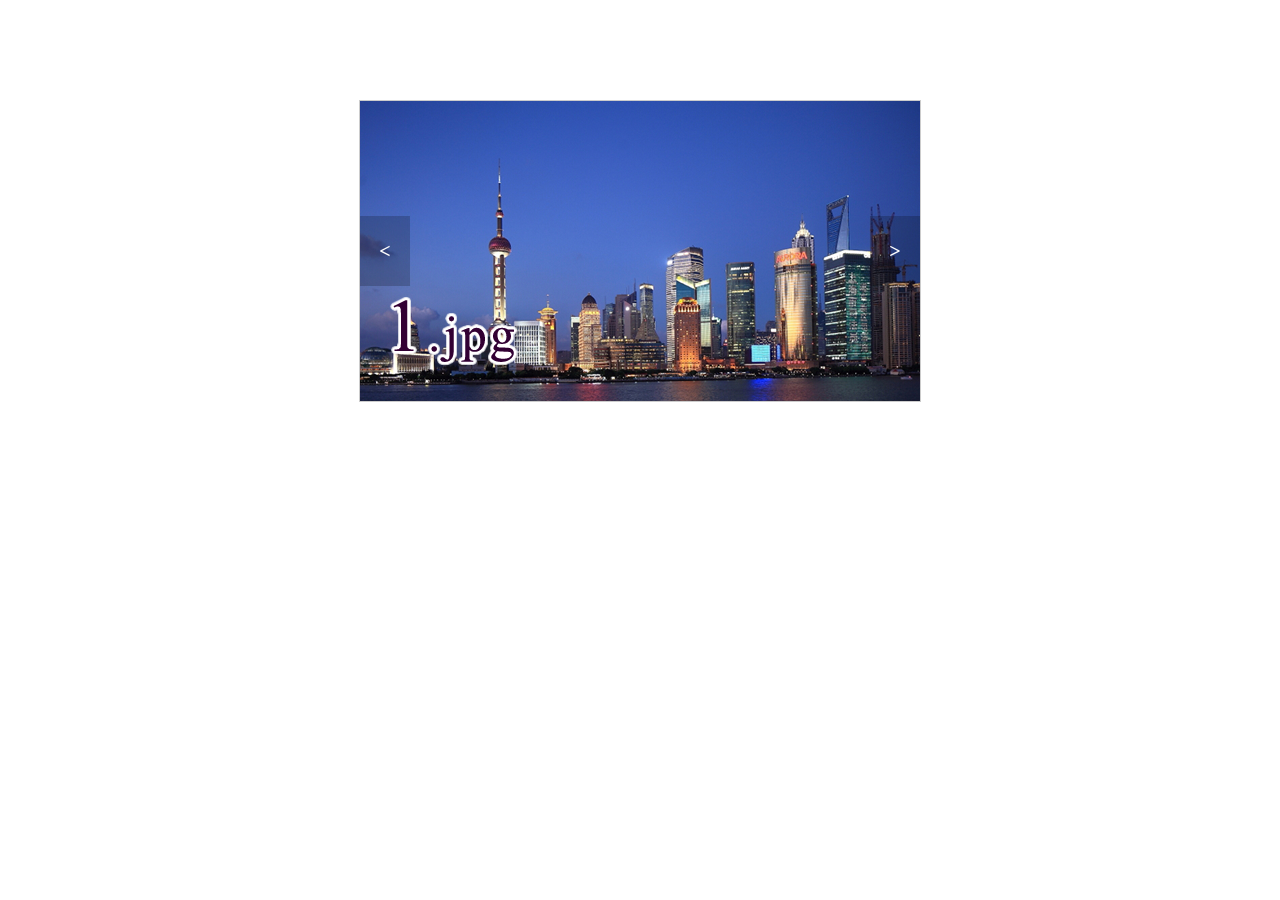
<file: 3d切割轮播图/index.html>
<!DOCTYPE html>
<html lang="en">
<head>
    <meta charset="UTF-8">
    <title>Title</title>
    <style>
        * {
            margin: 0;
            padding: 0;
        }

        .box {
            width: 560px;
            height: 300px;
            margin: 100px auto 0;
            border: 1px solid #ccc;
            position: relative;
        }

        .box .imageBox {
            list-style: none;
            width: 100%;
            height: 100%;
            /*overflow: hidden;*/
            /*视距：呈现近大远小效果 */
            /*perspective: 500px;*/
            /*3d呈现*/
            transform-style: preserve-3d;
        }

        .box .imageBox li {
           /* width: 100%;
            height: 100%;
            float: left;*/
            width: 112px;
            height: 100%;
            float: left;
            position: relative;
            /*视距：呈现近大远小效果 */
            /*perspective: 500px;*/
            /*3d呈现*/
            transform-style: preserve-3d;
            /*加过渡*/
            transition:all 1s;
        }
        .box .imageBox li span{
            position: absolute;
            left: 0;
            top: 0;
            width: 100%;
            height: 100%;
            background: url("images/1.jpg") no-repeat;
        }

        /*拼接立体容器*/
        /*1.立体容器旋转中心要在电脑平面上*/
        /*2.立体容器每一个面的图片正面朝外*/
        .box .imageBox li span:nth-child(1){
            background-image: url("images/1.jpg");
            transform: translateZ(150px);
        }
        .box .imageBox li span:nth-child(2){
            background-image: url("images/2.jpg");
            /*旋转过后轴也会旋转：：：：：：*/
            transform: rotateX(90deg) translateZ(150px);
        }
        .box .imageBox li span:nth-child(3){
            background-image: url("images/3.jpg");
            transform: rotateX(180deg) translateZ(150px);
        }
        .box .imageBox li span:nth-child(4){
            background-image: url("images/4.jpg");
            transform: rotateX(270deg) translateZ(150px);
        }

        /*拼接背景*/
        .box .imageBox li:nth-child(1) span{
            background-position: 0 0;
        }
        .box .imageBox li:nth-child(2) span{
            background-position: -112px 0;
        }
        .box .imageBox li:nth-child(3) span{
            background-position: -224px 0;
        }
        .box .imageBox li:nth-child(4) span{
            background-position: -336px 0;
        }
        .box .imageBox li:nth-child(5) span{
            background-position: -448px 0;
        }
        /*.box .imageBox li img{
            display: block;
            width: 100%;
            height: 100%;
        }*/
        .box .left,
        .box .right{
            position: absolute;
            width: 50px;
            height: 70px;
            background: rgba(0,0,0,.2);
            top:115px;
            text-align: center;
            line-height: 70px;
            font-size: 20px;
            color: #fff;
            text-decoration: none;
            font-weight: bold;
        }
        .box .right{
            right: 0;
        }
    </style>
</head>
<body>
<!--1.完成这个例子要用到什么知识-->
<!--2.回顾一下3d转换-->
<!--3.轴的正方向，translate rotate 3d转换属性-->
<!--4.rotateX rotateY rotateZ 旋转方向  方法方式套路-->
<!--4.1 顺着轴的正方向看  顺时针旋转是负角度  逆时针旋转是正角度-->
<!--5.过渡完成动画-->
<!--6.通过jquery辅助操作-->
<div class="box">
    <ul class="imageBox">
        <li>
            <span></span>
            <span></span>
            <span></span>
            <span></span>
        </li>
        <li>
            <span></span>
            <span></span>
            <span></span>
            <span></span>
        </li>
        <li>
            <span></span>
            <span></span>
            <span></span>
            <span></span>
        </li>
        <li>
            <span></span>
            <span></span>
            <span></span>
            <span></span>
        </li>
        <li>
            <span></span>
            <span></span>
            <span></span>
            <span></span>
        </li>
    </ul>
    <!-- 转义符 \  实体 &lt; -->
    <a class="left" href="javascript:;">&lt;</a>
    <a class="right" href="javascript:;">&gt;</a>
</div>
<script src="jquery.min.js"></script>
<script>
    $(function () {
        /*1.点击切换图片*/
        /*定义一个索引*/
        /*看第2张图 -90deg  看第4张图 90deg */
        var index = 0;
        /*开关*/
        var flag = true;
        /*2.点击左边的按钮 上一张*/
        $('.left').on('click',function () {

            if(!flag) return false;
            flag = false;

            index --;
            console.log(index);
            var angle = - index * 90;
            $('li').css('transform','rotateX('+angle+'deg)').each(function (i,item) {
                /*设置不同的延时*/
                $(this).css('transition-delay',i*0.25+'s');
            });
        });
        /*3.点击右边的按钮 下一张*/
        $('.right').on('click',function () {

            if(!flag) return false;
            flag = false;

            index ++;
            console.log(index);
            var angle = - index * 90;
            $('li').css('transform','rotateX('+angle+'deg)').each(function (i,item) {
                /*设置不同的延时*/
                $(this).css('transition-delay',i*0.25+'s');
            });
        });
        /*4.优化 重复点击的时候动画会层叠的执行  节流阀 */
        $('li:last').on('transitionend',function () {
            /*最后一部分张图片旋转完毕*/
            flag = true;
        });

    });
</script>
</body>
</html>
</file>
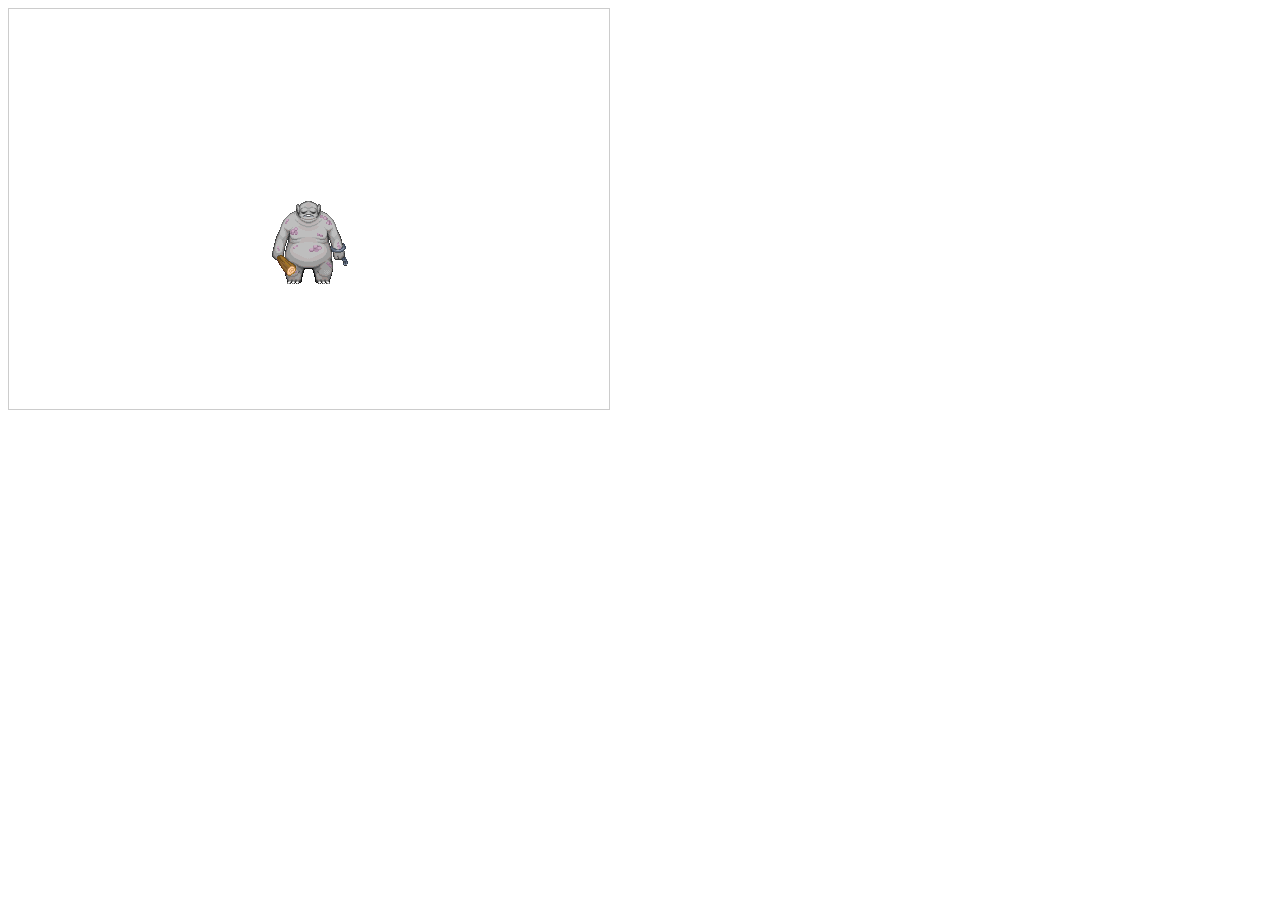
<file: canvas/index.html>
<!DOCTYPE html>
<html lang="en">
<head>
    <meta charset="UTF-8">
    <title>Title</title>
    <style>
        canvas {
            border: 1px solid #ccc;
        }
    </style>
</head>
<body>
<canvas width="600" height="400"></canvas>
<script>

    var Person=function () {
        this.direction=0;
        this.ctx=document.querySelector("canvas").getContext("2d");
        this.src='image/04.png';
        this.canvasWidth=this.ctx.canvas.width;
        this.canvasHeight=this.ctx.canvas.height;
        this.step=5;
        this.stepX=0;
        this.stepY=0;
        Person.prototype.loadPicture=function(callback) {
            var image=new Image();
            image.onload=function () {
                callback&&callback(image);
            };
            image.src=this.src;
        };
        var that=this;
        this.loadPicture(function(image){
            console.log(that.ctx);
            that.PicW=image.width/4;
            that.PicH=image.height/4;
            that.X0=that.canvasWidth/2-that.PicW/2;
            that.Y0=that.canvasHeight/2-that.PicH/2;
            var i=0;
            var jx=0;
            var jy=0;
            setInterval(function () {
                i=i>2?0:i+1;
                switch(that.direction){
                    case 0:
                            jy+=5;
                        break;
                    case 1:
                            jx-=5;
                        break;
                    case 2:
                            jx+=5;
                        break;
                    case 3:
                            jy-=5;
                        break;
                }
                that.ctx.clearRect(0,0,that.canvasWidth,that.canvasHeight);
                that.ctx.drawImage(image,that.PicW*i,that.PicH*that.direction,that.PicW,that.PicH,that.X0+that.stepX+jx,that.Y0+that.stepY+jy,that.PicW,that.PicH);
            },100);
            document.onkeydown=function (e) {
                switch(e.keyCode){
                    case 37:
                        that.direction=1;
                        that.stepX-=that.step;
                        console.log("左");
                        break;
                    case 38:
                        that.direction=3;
                        that.stepY-=that.step;
                        console.log("上");
                        break;
                    case 39:
                        that.direction=2;
                        that.stepX+=that.step;
                        console.log("右");
                        break;
                    case 40:
                        that.direction=0;
                        that.stepY+=that.step;
                        console.log("下");
                        break;
                }
            }
        });
    };

    new Person();

</script>
</body>
</html>
</file>
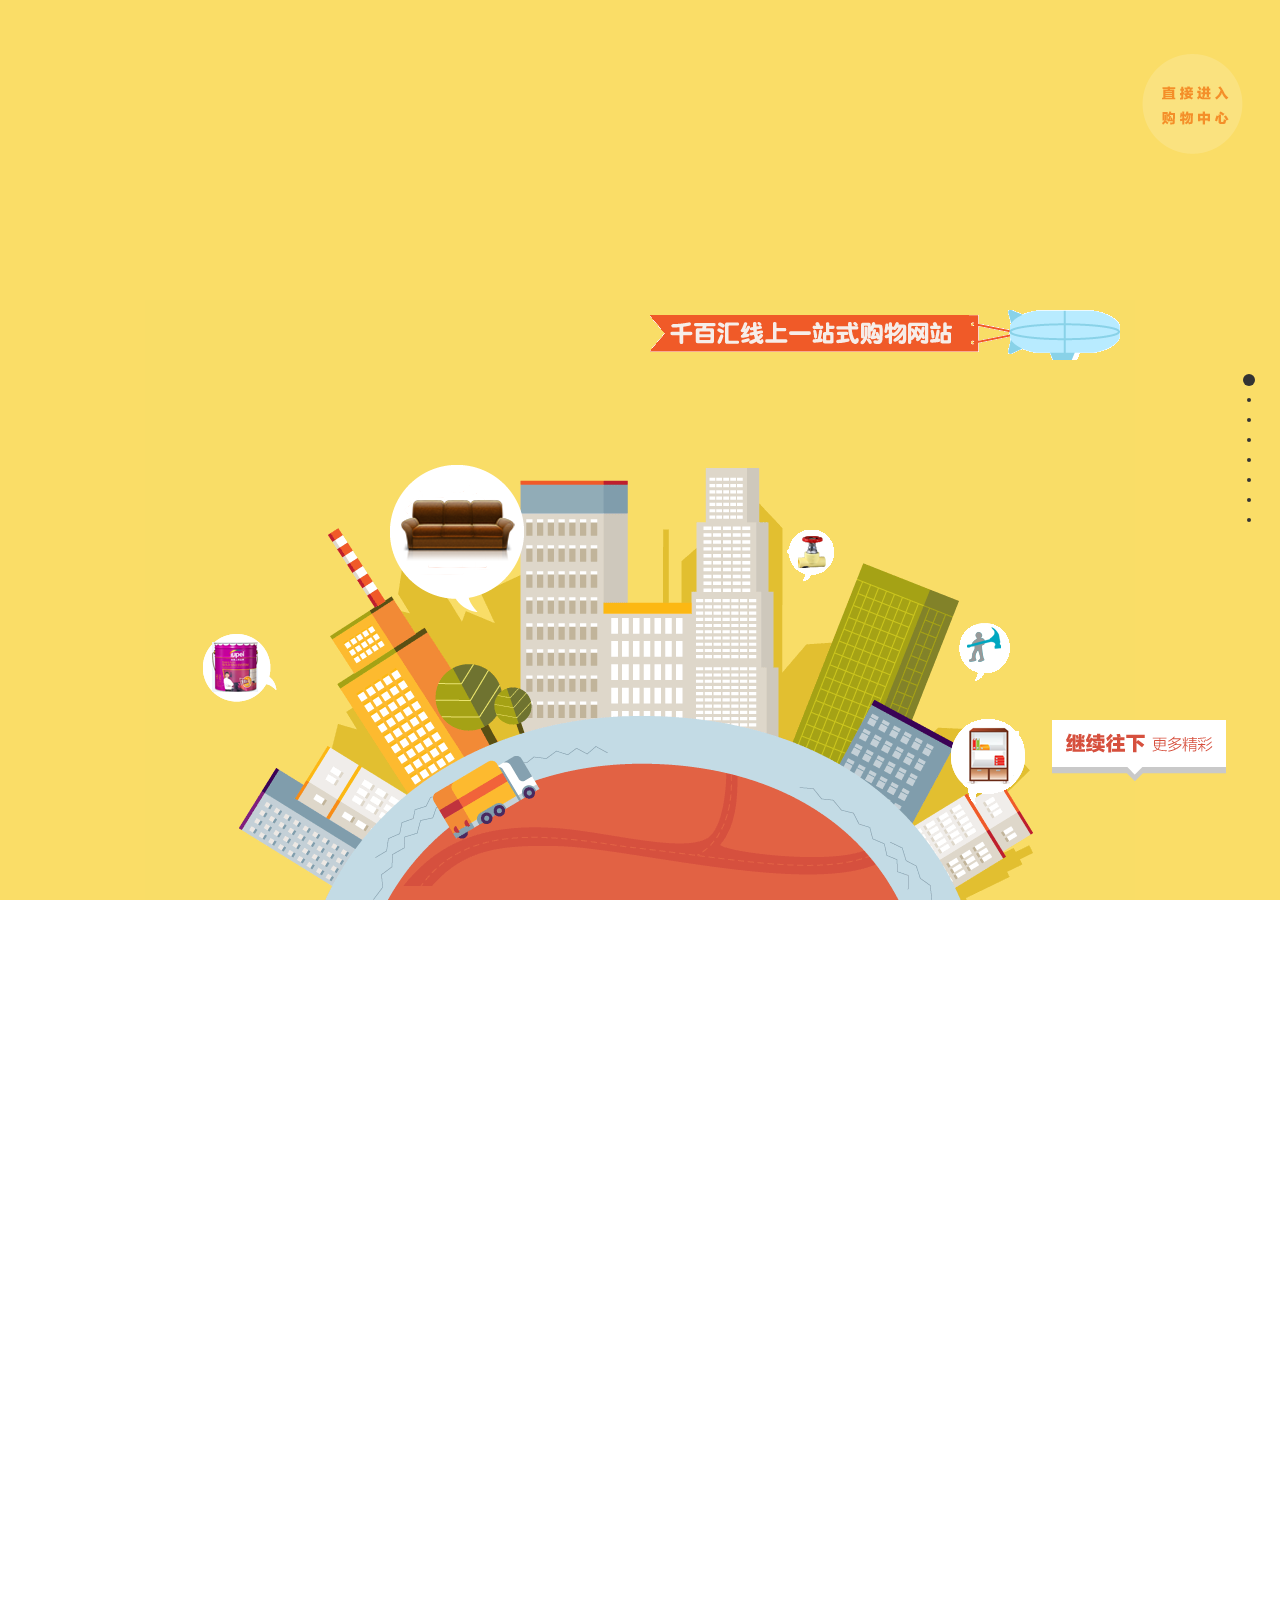
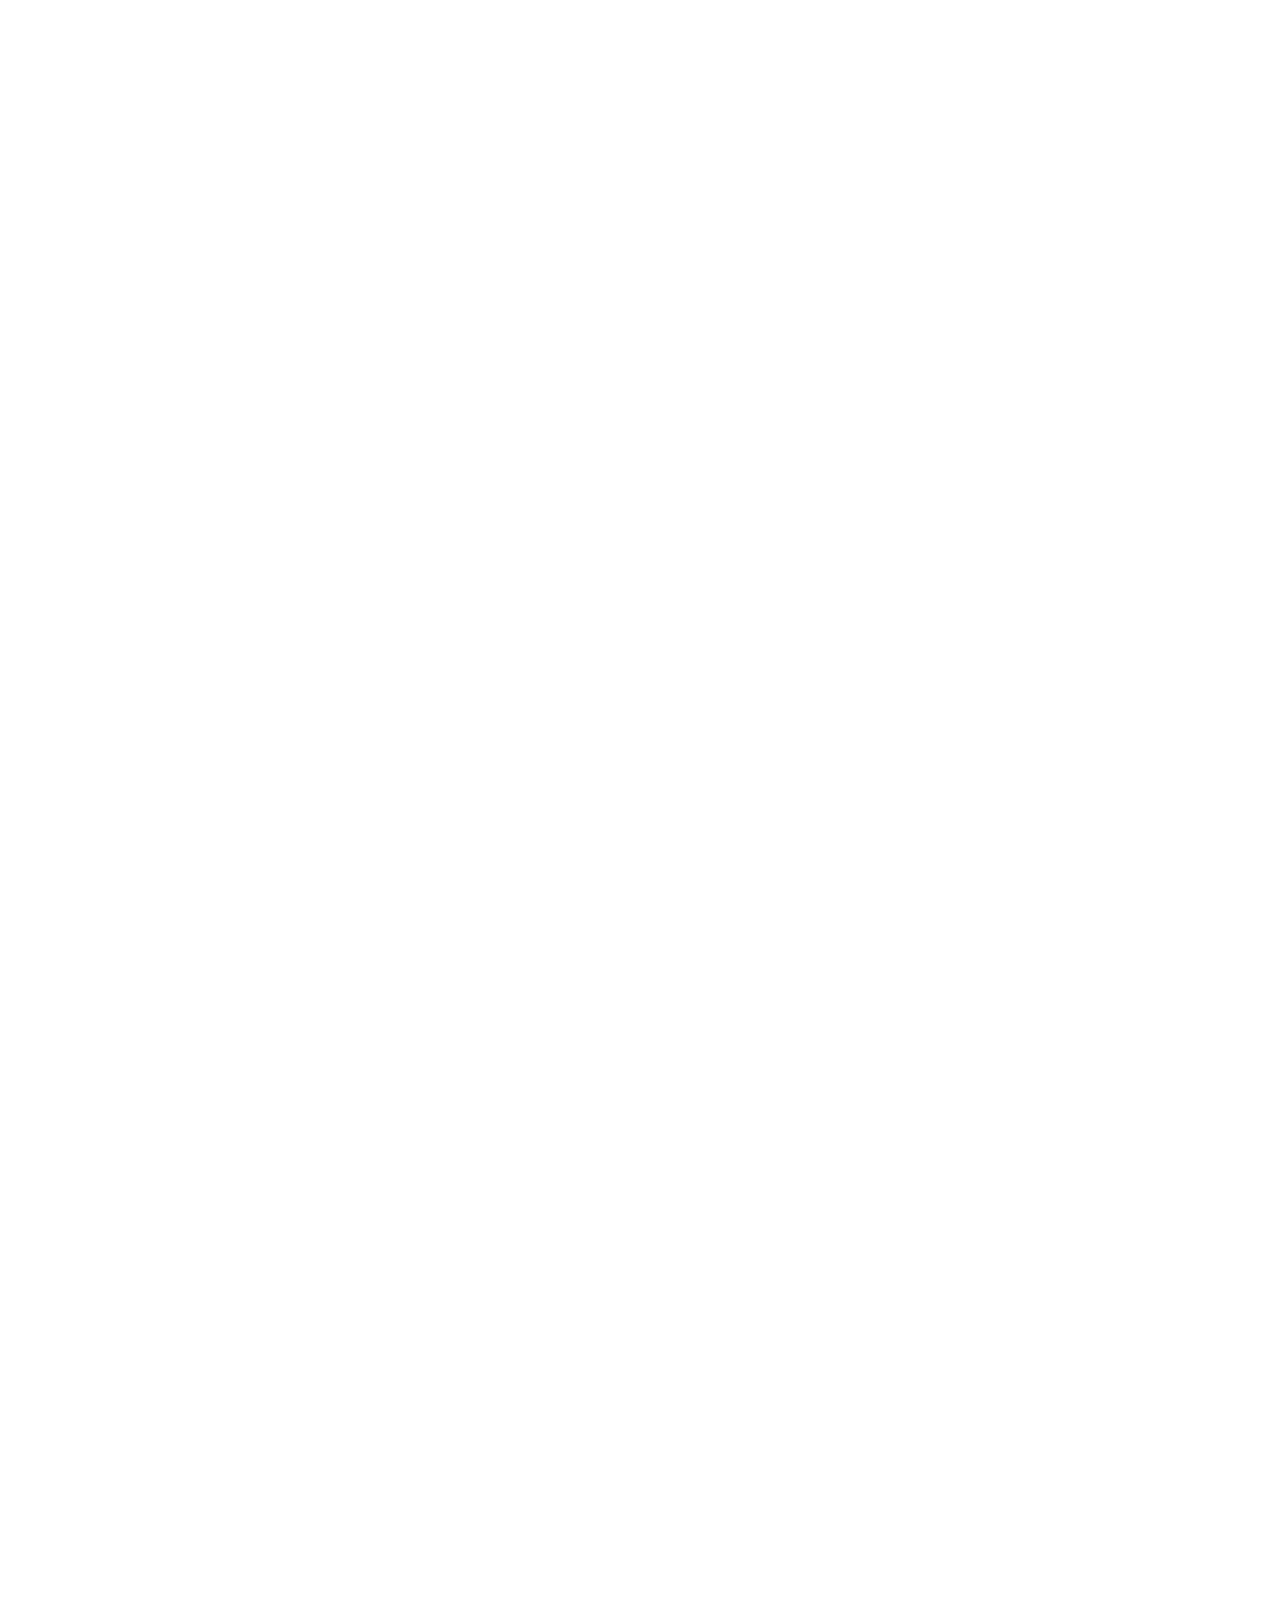
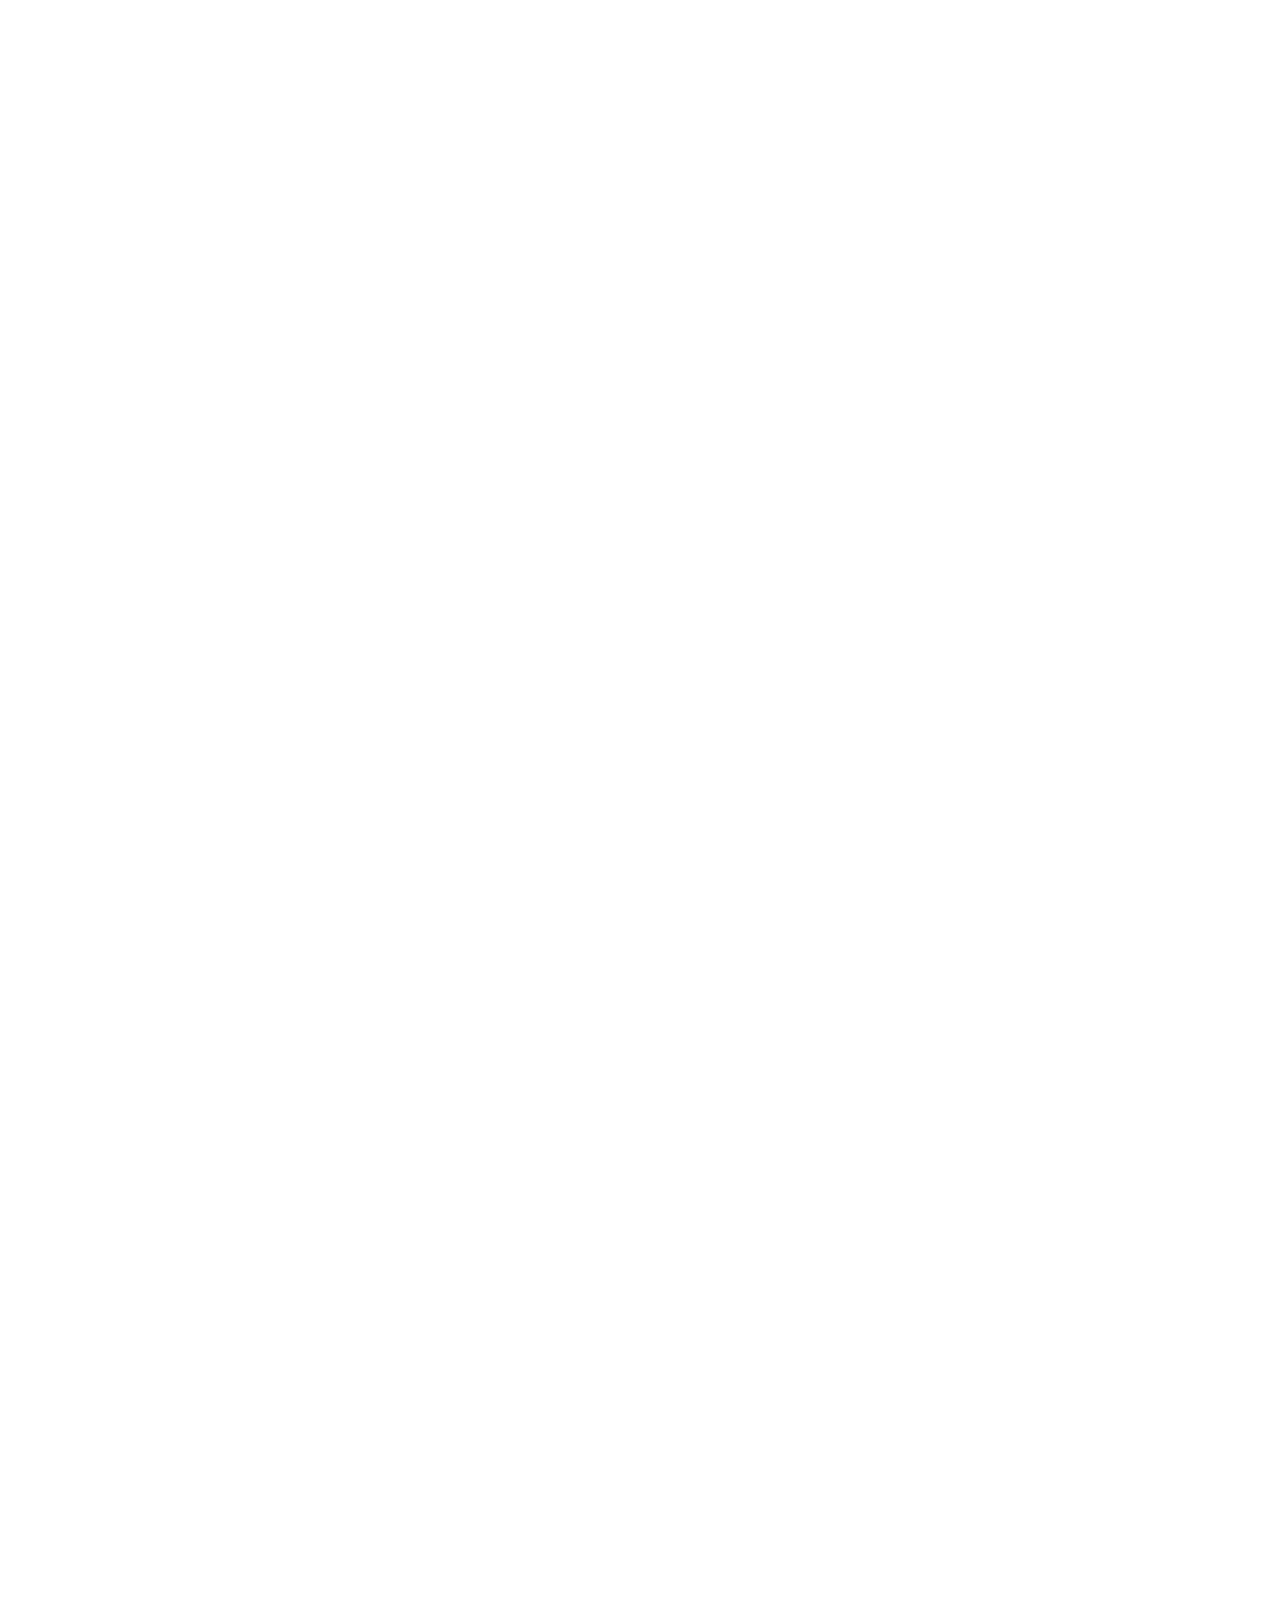
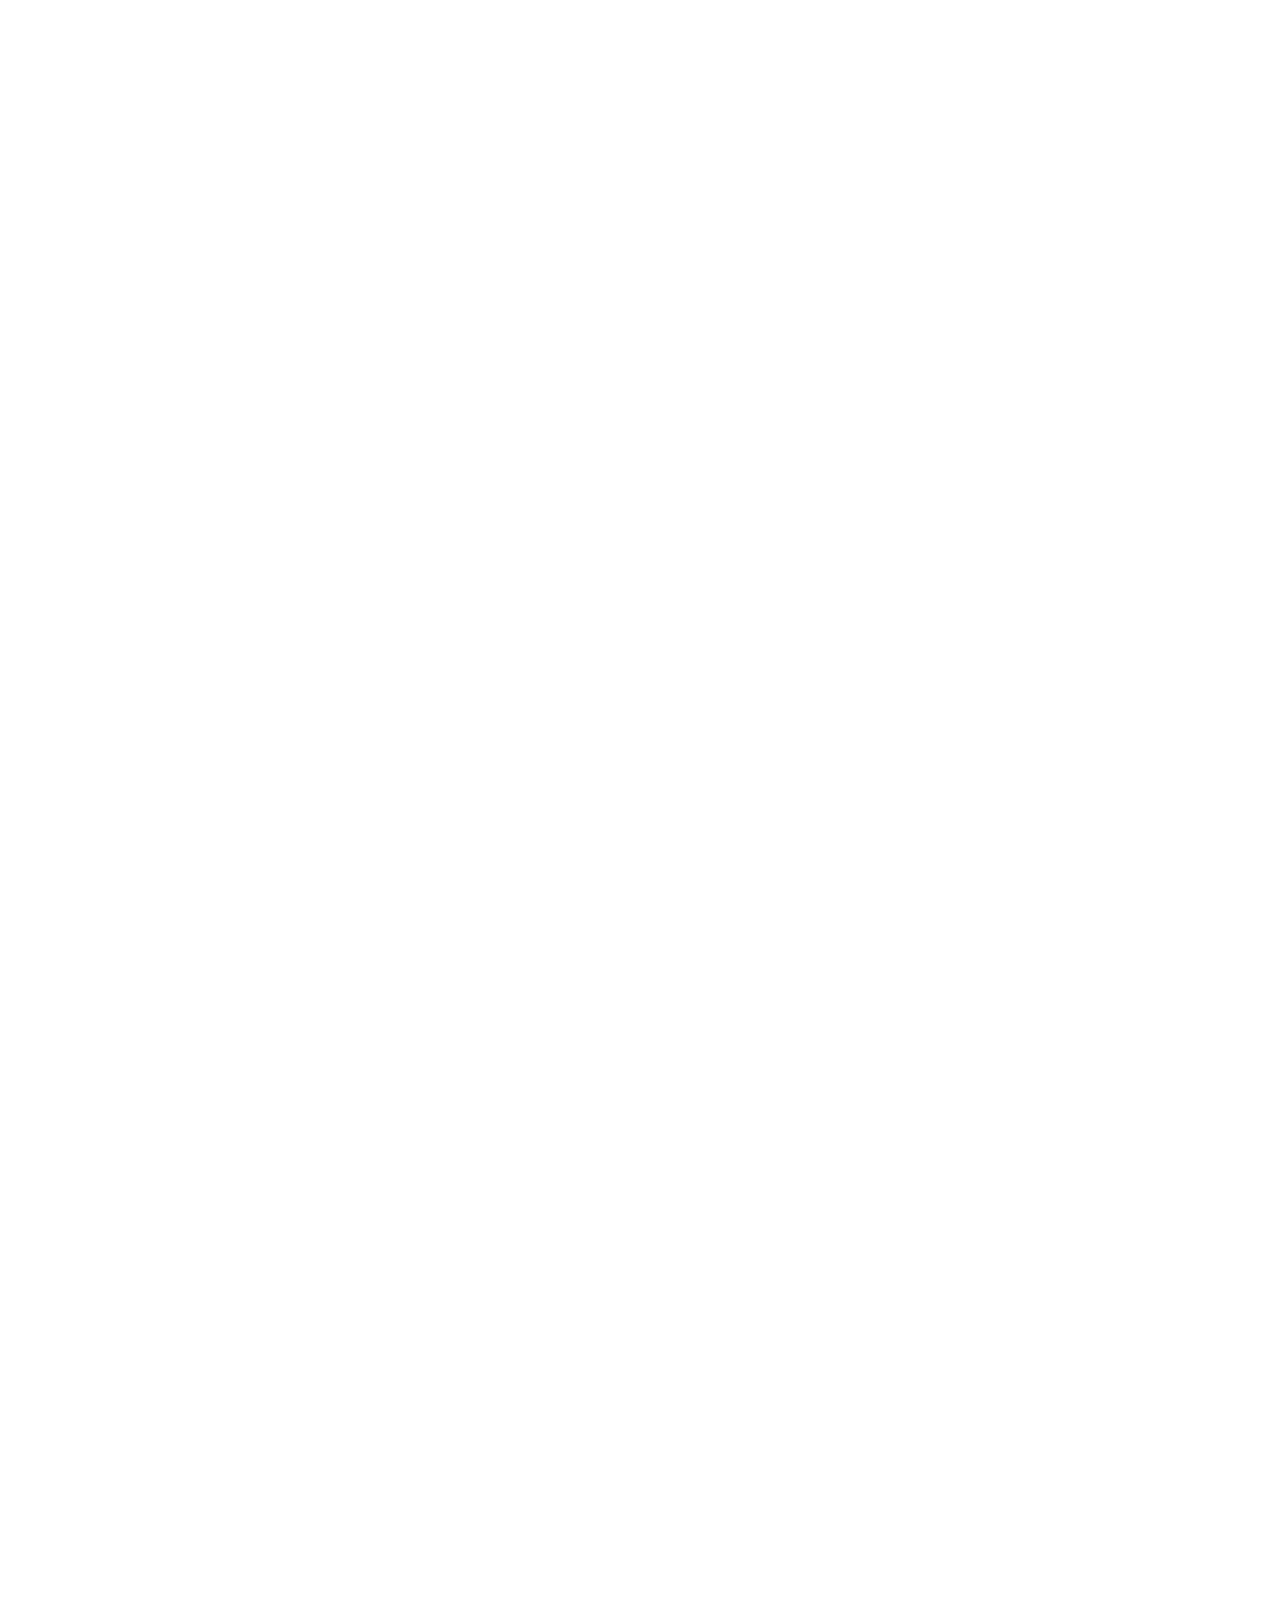
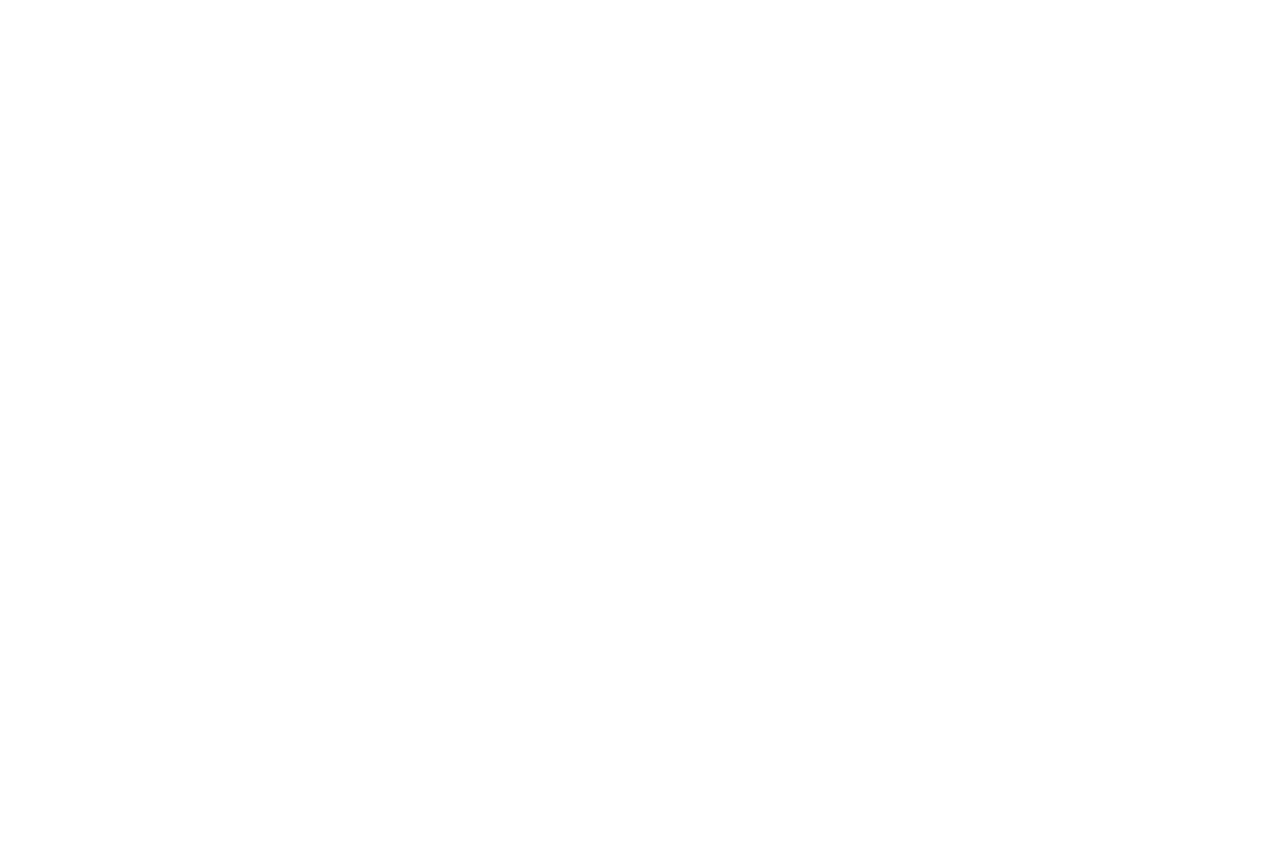
<file: cart/index.html>
<!doctype html>
<html lang="en">
<head>
    <meta charset="UTF-8">
    <title>购物车宣传</title>
    <link rel="stylesheet" href="css/jquery.fullpage.css">
    <link rel="stylesheet" href="css/index.css">
</head>
<body>
<a href="javascript:;" class="go"><img src="images/00-go.png" alt=""></a>
<a href="javascript:;" class="more"><img src="images/00-more.png" alt=""></a>
<div class="fullpage">
    <div class="section screen1">
        <div class="box">
            <div class="fly"><img src="images/01-fly.png" alt=""></div>
            <div class="goods"><img src="images/01-goods.png" alt=""></div>
            <div class="sofa"><img src="images/01-sofa.png" alt=""></div>
        </div>
    </div>
    <div class="section screen2  ">
        <div class="box">
            <div class="text">
                <img class="text1" src="images/02-text1.png" alt="">
                <img class="text2" src="images/02-text.png" alt="">
            </div>
            <div class="goods"><img src="images/02-goods.png" alt=""></div>
            <div class="input">
                <img class="search" src="images/02-search.png" alt="">
                <img class="key" src="images/02-key.png" alt="">
            </div>
            <div class="sofa"><img src="images/02-sofa.png" alt=""></div>
        </div>
    </div>
    <div class="section screen3" >
        <div class="box">
            <div class="sofa"><img src="images/02-sofa.png" alt=""></div>
            <div class="cart">
                <img class="cart01" src="images/03-cart01.gif" alt="">
                <img class="cart02" src="images/03-cart02.gif" alt="">
            </div>
            <div class="change">
                <img class="change01" src="images/03-change01.gif" alt="">
                <img class="change02" src="images/03-change02.gif" alt="">
            </div>
        </div>
    </div>
    <div class="section screen4 ">
        <div class="box">
            <div class="cloud"><img src="images/04-cloud.png" alt=""></div>
            <div class="cart_sofa">
                <div class="sofa"><img src="images/04-sofa.png" alt=""></div>
                <div class="cart"><img src="images/04-cart.png" alt=""></div>
            </div>
            <div class="text">
                <img src="images/04-text01.png" alt="">
                <img src="images/04-text02.png" alt="">
            </div>
            <div class="address">
                <img src="images/04-address01.png" alt="">
                <img src="images/04-address02.png" alt="">
            </div>
        </div>
    </div>
    <div class="section screen5 ">
        <div class="box">
            <div class="cards">
                <img class="order" src="images/05-order.png" alt="">
                <img class="sofa" src="images/02-sofa.png" alt="">
                <img class="card" src="images/05-card.png" alt="">
            </div>
            <div class="mouse">
                <img class="mouse01" src="images/05-mouse01.png" alt="">
                <img class="mouse02" src="images/05-mouse02.png" alt="">
            </div>
            <div class="hand"><img src="images/05-hand.png" alt=""></div>
            <div class="text">
                <img src="images/05-text.png" alt="">
            </div>
        </div>
    </div>
    <div class="section screen6">
        <div class="box">
            <div class="cloud01"><img src="images/06-cloud01.png" alt=""></div>
            <div class="cloud02"><img src="images/06-cloud02.png" alt=""></div>
            <div class="package"><img src="images/06-box.png" alt=""></div>
            <div class="express">
                <div class="car"><img src="images/06-car.png" alt=""></div>
                <div class="buyer"><img src="images/06-buyer.png" alt=""></div>
                <div class="address"><img src="images/06-address.png" alt=""></div>
                <div class="worker"><img src="images/06-worker.png" alt=""></div>
            </div>
            <div class="text">
                <img src="images/06-text01.png" alt="">
                <img src="images/06-text02.png" alt="">
            </div>
            <div class="home">
                <img class="door" src="images/06-door.png" alt="" class="door">
                <img class="person" src="images/06-person.png" alt="" class="person">
            </div>
            <div class="say"><img src="images/06-say.png" alt=""></div>
        </div>
    </div>
    <div class="section screen7">
        <div class="box">
            <div class="star">
                <img src="images/07-star.png" alt="">
                <img src="images/07-star.png" alt="">
                <img src="images/07-star.png" alt="">
                <img src="images/07-star.png" alt="">
                <img src="images/07-star.png" alt="">
            </div>
            <div class="text">
                <img src="images/07-text.png" alt="">
            </div>
        </div>
    </div>
    <div class="section screen8">
        <div class="again"><img src="images/08-again.png" alt=""></div>
        <div class="btn">
            <img src="images/08-btn01.png" alt="">
            <img src="images/08-btn02.gif" alt="">
        </div>
        <div class="hand"><img src="images/08-hand.png" alt=""></div>
    </div>
</div>

<script src="js/jquery.min.js"></script>
<script src="js/jquery.fullpage.js"></script>
<script src="js/index.js"></script>
</body>
</html>
</file>
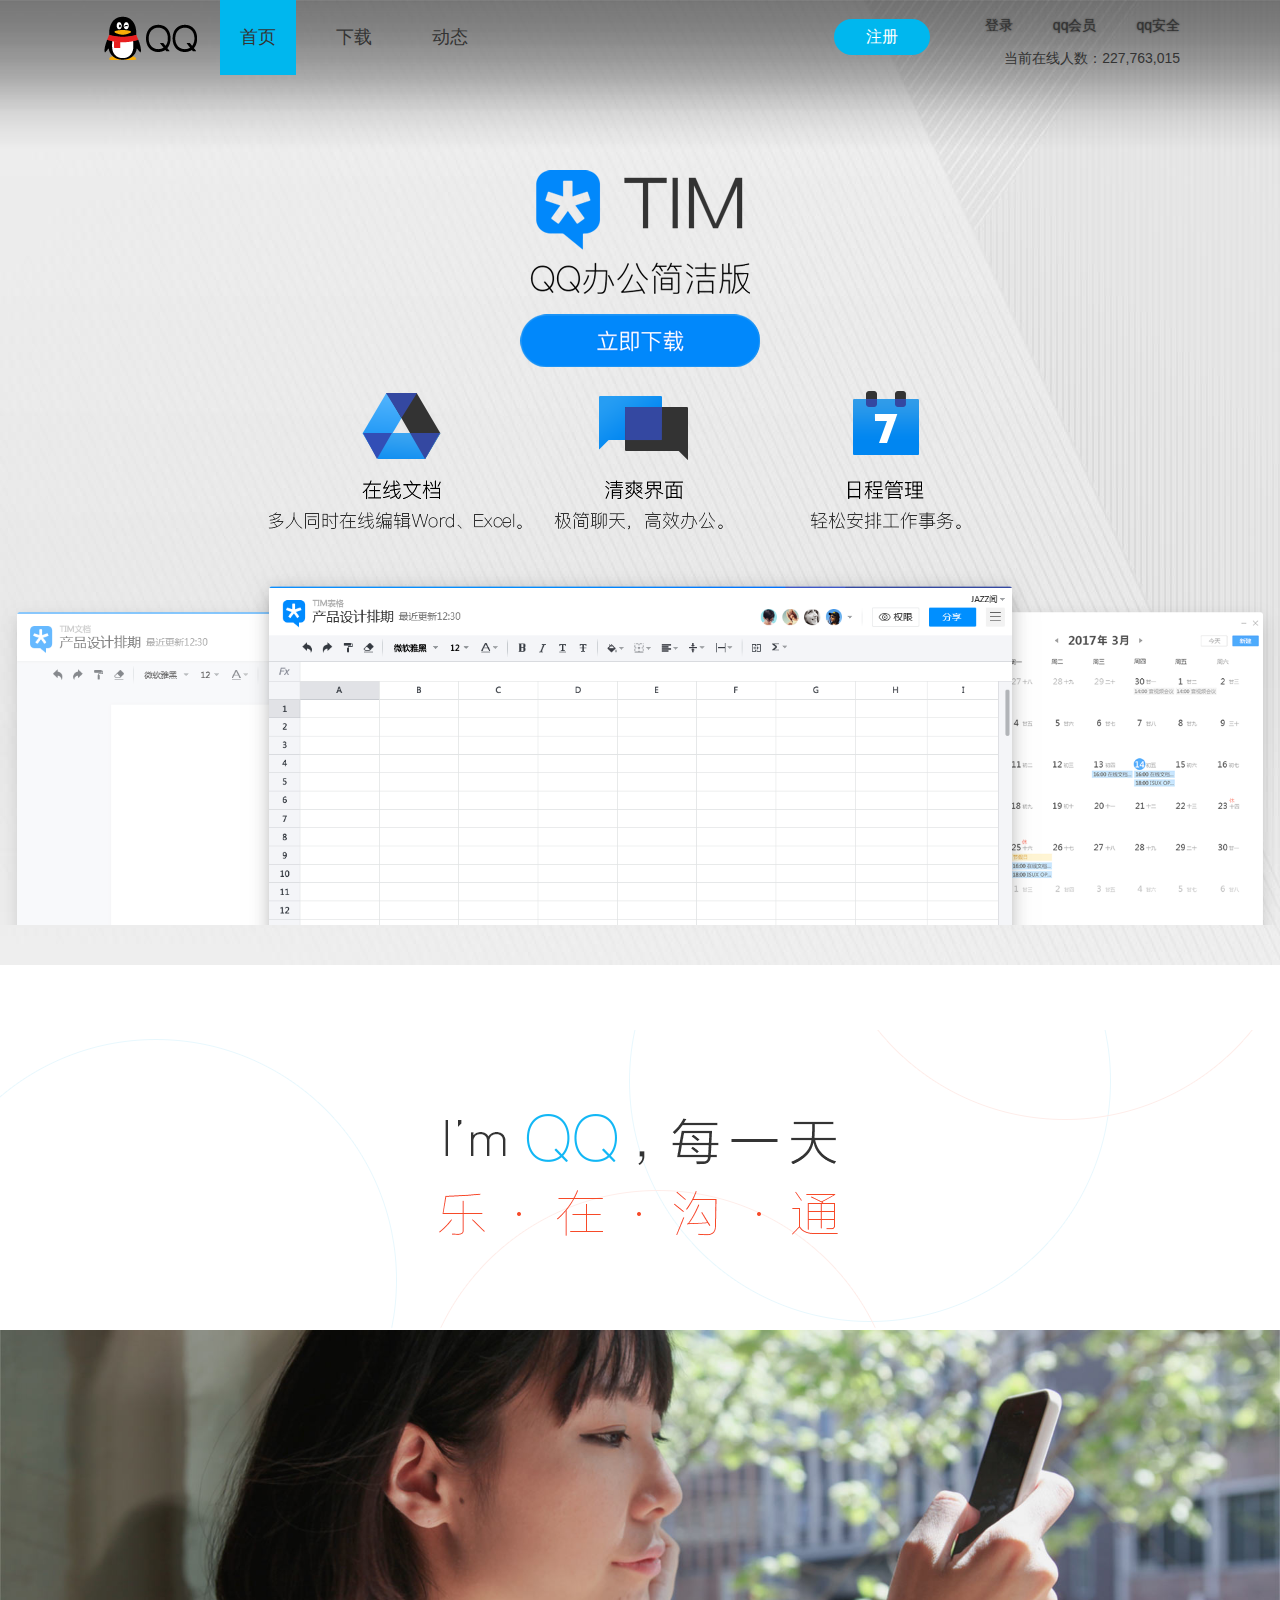
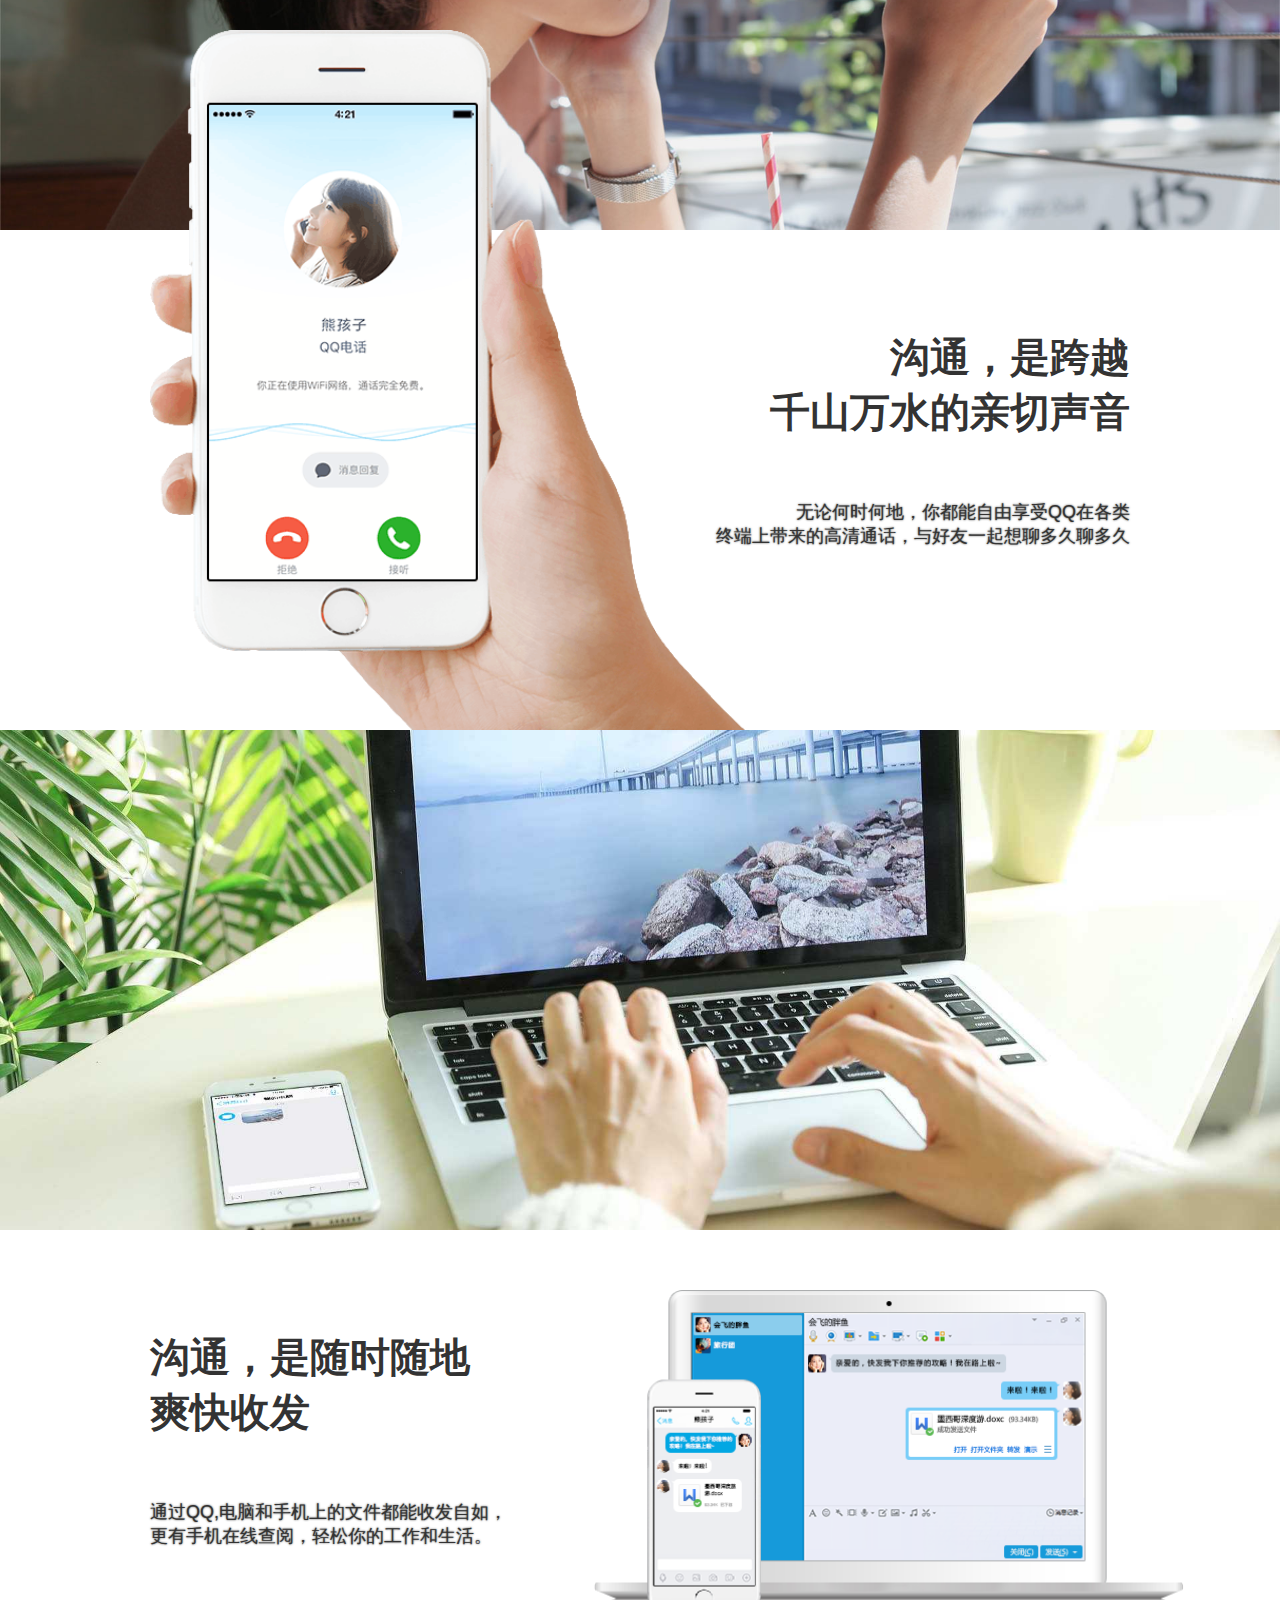
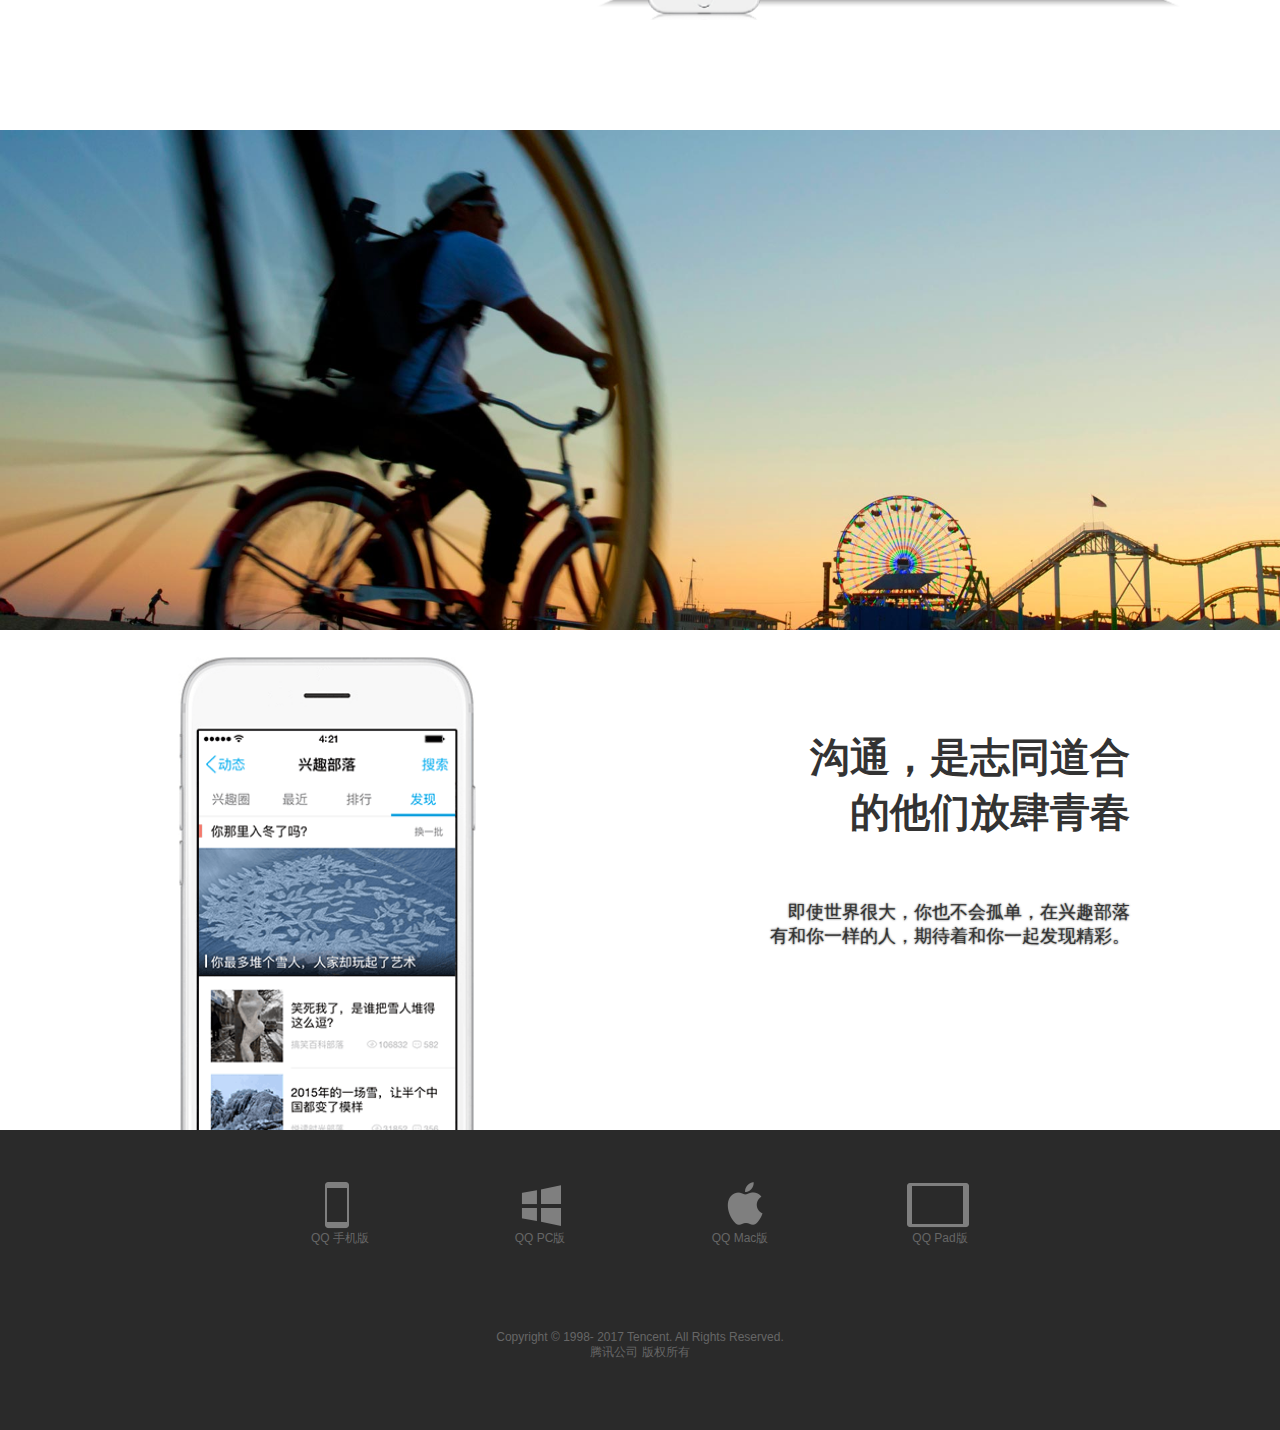
<file: qqtim/index.html>
<!DOCTYPE html>
<html lang="en">
<head>
    <meta charset="UTF-8">
    <title>QQTIM</title>
    <link rel="stylesheet" href="css/index.css">
    <!--[if lte IE8]>
    <script src="js/html5shiv.min.js"></script>
    <![endif]-->
</head>
<body>
    <!--导航-->
    <nav class="qq_nav">
        <div class="wrapper">
            <a href="#" class="logo"></a>
            <ul class="nav">
                <li ><a href="#" class="active">首页</a></li>
                <li><a href="#">下载</a></li>
                <li><a href="#">动态</a></li>
            </ul>
            <div class="other">
                <ul>
                    <li><a href="#">qq安全</a></li>
                    <li><a href="#">qq会员</a></li>
                    <li><a href="#">登录</a></li>
                </ul>
                <span>当前在线人数：227,763,015</span>
            </div>
            <a href="#" class="register">注册</a>
        </div>
    </nav>
    <!--展示-->
    <section class="qq_banner">
        <img src="images/banner-logo.png" alt="">
        <img src="images/banner-download.png" alt="">
        <img src="images/banner-list.png" alt="">
        <img src="images/banner-product.png" alt="">
    </section>
    <!--语音-->
    <section class="qq_sound">
        <h1>I'm QQ - 每一天，乐在沟通</h1>
        <div class="bg" data-stellar-background-ratio="0.5"></div>
        <div class="content">
            <div class="iphone"></div>
            <h2>沟通，是跨越<br>千山万水的亲切声音</h2>
            <p>无论何时何地，你都能自由享受QQ在各类<br>终端上带来的高清通话，与好友一起想聊多久聊多久</p>
        </div>
    </section>
    <!--文件-->
    <section class="qq_file">
        <div class="bg" data-stellar-background-ratio="0.5"></div>
        <div class="content">
            <div class="mac"></div>
            <h2>沟通，是随时随地<br>爽快收发</h2>
            <p>通过QQ,电脑和手机上的文件都能收发自如，<br>更有手机在线查阅，轻松你的工作和生活。</p>
        </div>
    </section>
    <!--兴趣-->
    <section class="qq_interest">
        <div class="bg" data-stellar-background-ratio="0.5"></div>
        <div class="content">
            <div class="phone"></div>
            <h2>沟通，是志同道合<br>的他们放肆青春</h2>
            <p>即使世界很大，你也不会孤单，在兴趣部落<br>有和你一样的人，期待着和你一起发现精彩。</p>
        </div>
    </section>
    <!--底部-->
    <footer class="qq_footer">
        <div class="content">
            <div class="plats">
                <a class="plmb" href="#" target="_blank">QQ 手机版</a>
                <a class="plpc" href="#" target="_blank">QQ PC版</a>
                <a class="plmac" href="#" target="_blank">QQ Mac版</a>
                <a class="plpad" href="#" target="_blank">QQ Pad版</a>
            </div>
            <p>Copyright © 1998- 2017 Tencent. All Rights Reserved.</p>
            <p>腾讯公司 版权所有</p>
        </div>
    </footer>

<script src="js/jquery.min.js"></script>
<script src="js/index.js"></script>
<script src="js/jquery.stellar.js"></script>

</body>
</html>
</file>
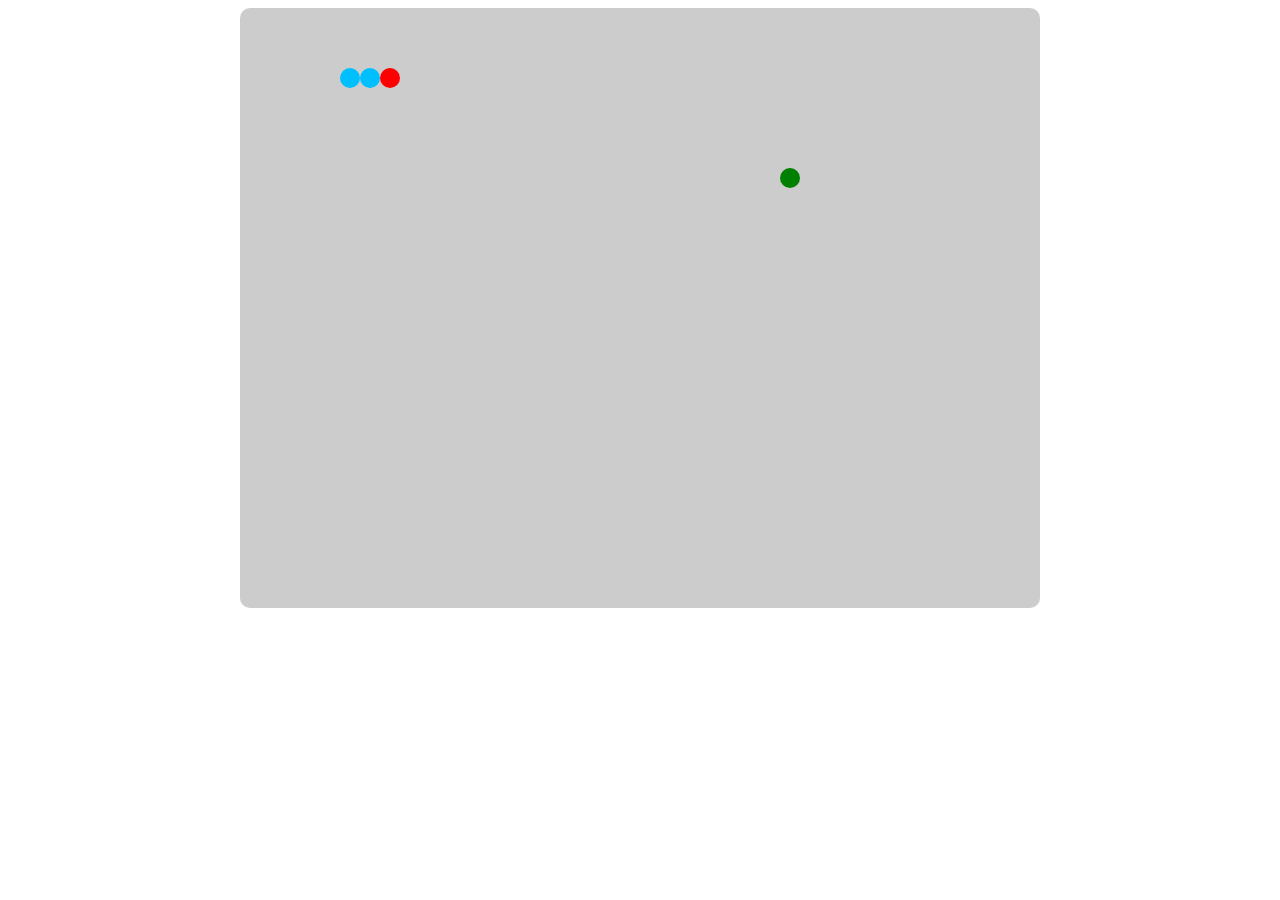
<file: 贪吃蛇.html>
<!DOCTYPE html>
<html lang="en">
<head>
    <meta charset="UTF-8">
    <title>Title</title>
    <style>
        .map {
            width: 800px;
            height: 600px;
            background-color: #CCC;
            position: relative;
            margin: auto;

        }

        div {
            border-radius: 10px;
        }

    </style>
</head>
<body>
<div class="map"></div>



<script>
(function () {
    function Food(width, height, color) {
        this.width = width || 20;
        this.height = height || 20;
        this.color = color || "green";
        this.element = document.createElement("div");
    }
    Food.prototype.init = function (map) {
        var element = this.element;
        map.appendChild(element);
        element.style.width = this.width + "px";
        element.style.height = this.height + "px";
        element.style.backgroundColor = this.color;
        element.style.position = "absolute";
        var x = Math.floor(Math.random() * (map.offsetWidth / this.width)) * this.width;
        console.log(x);
        var y = Math.floor(Math.random() * (map.offsetHeight / this.height)) * this.height;
        console.log(y);
        element.style.left = x + "px";
        element.style.top = y + "px";
    };
    window.Food = Food;
}())
</script>
<script>
(function () {
    //自定义构造函数Snake；
    function Snake(width, height) {
        this.body = [
            {x: 4, y: 3, color: "red"},
            {x: 3, y: 3, color: "deepskyblue"}
        ];
        this.width = width || 20;
        this.height = height || 20;
        this.direction = "right";
        this.fake = false;
        this.list = [];
    }
    //Snake的原型方法move；
    Snake.prototype.move = function (food, map) {
        this.body.unshift({
            x: this.body[0].x,
            y: this.body[0].y,
            color: this.body[0].color
        });
        this.body[1].color = this.body[2].color;
        switch (this.direction) {
            case "left":
                this.body[0].x--;
                break;
            case "right":
                this.body[0].x++;
                break;
            case "up":
                this.body[0].y--;
                break;
            case "down":
                this.body[0].y++;
                break;
        }
        var fx = food.element.offsetLeft;
        var fy = food.element.offsetTop;

        if (this.body[0].x * this.width == fx && this.body[0].y * this.width == fy) {
            // clearInterval(timeId);
            food.init(map);
        } else if (this.fake) {
        }
        else {
            this.body.pop();
        }
    };

    //Snake的原型方法show，在map中显现Snake；
    Snake.prototype.show = function (map) {
        this.remove();
        for (var i = 0; i < this.body.length; i++) {
            var element = document.createElement("div");
            element.style.width = this.width + "px";
            element.style.height = this.height + "px";
            element.style.backgroundColor = this.body[i].color;
            element.style.left = this.body[i].x * this.width + "px";
            element.style.top = this.body[i].y * this.width + "px";
            element.style.position = "absolute";
            map.appendChild(element);
            this.list.push(element);
        }
    };

    //Snake的原型方法remove供show用；
    Snake.prototype.remove = function () {
        for (var i = 0; i < this.list.length; i++) {
            this.list[0].parentNode.removeChild(this.list[0]);
            this.list.splice(0, 1);
        }
    };
    window.Snake = Snake;
}())
</script>
<script>
(function () {
    //
    var that = null;
    var num = 200;

    function Play(map, food, snake) {
        this.map = map;
        this.food = food;
        this.snake = snake;
        that = this;
    }

    Play.prototype.animate = function () {
        this.timeId = setInterval(function () {
            this.snake.move(this.food, this.map);
            var snakeX = this.snake.body[0].x;
//                console.log(snakeX);
            var snakeY = this.snake.body[0].y;
            var mapwidth = this.map.offsetWidth / this.snake.width;
//                console.log(mapwidth);
            var mapheight = this.map.offsetHeight / this.snake.height;
            if (snakeX > mapwidth - 1 || snakeX < 0 || snakeY < 0 || snakeY > mapheight - 1) {
                clearInterval(this.timeId);
                alert("GAME OVER");
            } else {
                this.snake.show(this.map);
            }
        }.bind(that), num);
    };

        var EventUtil = {
    addHandler: function (element, type, handler) {
        if (element.addEventListener)
            element.addEventListener(type, handler, false);
        else if (element.attachEvent)
            element.attachEvent("on" + type, handler);
        else
            element["on" + type] = handler;
    },
    removeHandler: function (element, type, handler) {
        if(element.removeEventListener)
            element.removeEventListener(type, handler, false);
        else if(element.detachEvent)
            element.detachEvent("on" + type, handler);
        else
            element["on" + type] = handler;
    },
    /**
     * 监听触摸的方向
     * @param target            要绑定监听的目标元素
     * @param isPreventDefault  是否屏蔽掉触摸滑动的默认行为（例如页面的上下滚动，缩放等）
     * @param upCallback        向上滑动的监听回调（若不关心，可以不传，或传false）
     * @param rightCallback     向右滑动的监听回调（若不关心，可以不传，或传false）
     * @param downCallback      向下滑动的监听回调（若不关心，可以不传，或传false）
     * @param leftCallback      向左滑动的监听回调（若不关心，可以不传，或传false）
     */
    listenTouchDirection: function (target, isPreventDefault, upCallback, rightCallback, downCallback, leftCallback) {
        this.addHandler(target, "touchstart", handleTouchEvent);
        this.addHandler(target, "touchend", handleTouchEvent);
        this.addHandler(target, "touchmove", handleTouchEvent);
        var startX;
        var startY;
        function handleTouchEvent(event) {
            switch (event.type){
                case "touchstart":
                    startX = event.touches[0].pageX;
                    startY = event.touches[0].pageY;
                    break;
                case "touchend":
                    var spanX = event.changedTouches[0].pageX - startX;
                    var spanY = event.changedTouches[0].pageY - startY;

                    if(Math.abs(spanX) > Math.abs(spanY)){      //认定为水平方向滑动
                        if(spanX > 30){         //向右
                            if(rightCallback)
                                rightCallback();
                        } else if(spanX < -30){ //向左
                            if(leftCallback)
                                leftCallback();
                        }
                    } else {                                    //认定为垂直方向滑动
                        if(spanY > 30){         //向下
                            if(downCallback)
                                downCallback();
                        } else if (spanY < -30) {//向上
                            if(upCallback)
                                upCallback();
                        }
                    }

                    break;
                case "touchmove":
                    //阻止默认行为
                    if(isPreventDefault)
                        event.preventDefault();
                    break;
            }
        }
    }
};





    Play.prototype.bindKey = function () {

        EventUtil.listenTouchDirection(document, true, function(){this.snake.direction = "up";}.bind(that),  function(){this.snake.direction = "right";}.bind(that),  function(){this.snake.direction = "down";}.bind(that),  function(){this.snake.direction = "left";}.bind(that));

        document.addEventListener("keydown", function (e) {
            switch (e.keyCode) {
                case 37:
                    this.snake.direction = "left";
                    break;
                case 38:
                    this.snake.direction = "up";
                    break;
                case 39:
                    this.snake.direction = "right";
                    break;
                case 40:
                    this.snake.direction = "down";
                    break;
                case 87:
                    num *= 0.8;
                    clearInterval(this.timeId);
                    this.animate();
                    break;
                case 83:
                    num *= 1.25;
                    clearInterval(this.timeId);
                    this.animate();
                    break;
                case 88:
                    this.snake.fake=true;
                    this.snake.move(this.food, this.map);
                    this.snake.fake=false;
            }
            console.log(e.keyCode);
        }.bind(that), false)
    };

    Play.prototype.init = function () {
        this.food.init(this.map);
        this.animate();
        this.bindKey();
    };
    window.Play = Play;
    
}())
</script>
<script>
    var map = document.querySelector(".map");
    var food = new Food(20, 20);
    var snake = new Snake();
    var play = new Play(map, food, snake);
    play.init();
</script>
</body>
</html>
</file>
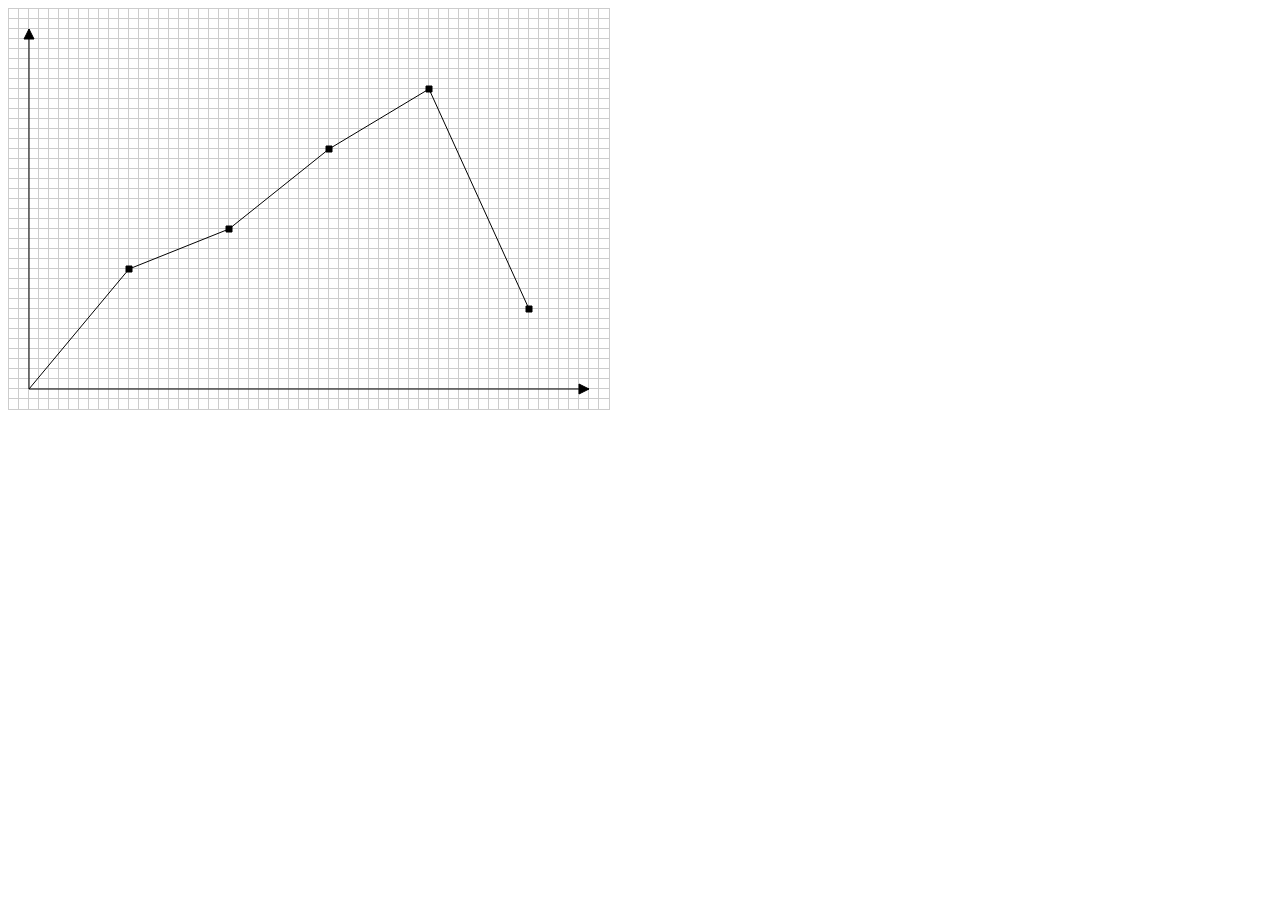
<file: canvas/折线图.html>
<!DOCTYPE html>
<html lang="en">
<head>
    <meta charset="UTF-8">
    <title>Title</title>
    <style>
        canvas {
            border: 1px solid #ccc;
        }
    </style>
</head>
<body>
<canvas width="600" height="400"></canvas>
<script>
    var LineChart=function (data){
        this.myCanvas=document.querySelector("canvas");
        this.ctx=this.myCanvas.getContext("2d");
        this.gridSize=10;
        this.width=this.ctx.canvas.width;
        this.height=this.ctx.canvas.height;
        this.padding=20;
        this.X0=this.padding;
        this.Y0=this.height-this.padding;
        this.arrowSize=10;
        this.spotSize=6;
        LineChart.prototype.init=function(data) {
            this.drawGrid();
            this.drawAxis();
            this.drawSpot(data);
        };
//            画网格
        LineChart.prototype.drawGrid=function () {
//            画X方向的线
            var lineXnum = Math.floor(this.height / this.gridSize);
            for (var i = 1; i < lineXnum; i++) {
                this.ctx.beginPath();
                this.ctx.moveTo(0, i * this.gridSize - 0.5);
                this.ctx.lineTo(this.width, i * this.gridSize - 0.5);
                this.ctx.strokeStyle = "#ccc";
                this.ctx.stroke();
            }
//            画Y方向的线
            var lineYnum = Math.floor(this.width / this.gridSize);
            for (var i = 1; i < lineYnum; i++) {
                this.ctx.beginPath();
                this.ctx.moveTo( i * this.gridSize - 0.5,0);
                this.ctx.lineTo( i * this.gridSize - 0.5,this.height);
                this.ctx.strokeStyle = "#ccc";
                this.ctx.stroke();
            }
        };
        LineChart.prototype.drawAxis=function () {
//            X轴
            this.ctx.beginPath();
            this.ctx.moveTo(this.X0, this.Y0);
            this.ctx.lineTo(this.width-this.padding,this.Y0);
            this.ctx.lineTo(this.width-this.padding-this.arrowSize,this.Y0-this.arrowSize/2);
            this.ctx.lineTo(this.width-this.padding-this.arrowSize,this.Y0+this.arrowSize/2);
            this.ctx.lineTo(this.width-this.padding,this.Y0);
            this.ctx.strokeStyle="#000";
            this.ctx.stroke();
            this.ctx.fill();
//            Y轴
            this.ctx.beginPath();
            this.ctx.moveTo(this.X0, this.Y0);
            this.ctx.lineTo(this.X0,this.padding);
            this.ctx.lineTo(this.X0-this.arrowSize/2,this.padding+this.arrowSize);
            this.ctx.lineTo(this.X0+this.arrowSize/2,this.padding+this.arrowSize);
            this.ctx.lineTo(this.X0,this.padding);
            this.ctx.strokeStyle="#000";
            this.ctx.stroke();
            this.ctx.fill();
        };
        LineChart.prototype.drawSpot=function (data) {
            var that=this;
            var canvasX=this.X0;
            var canvasY=this.Y0;
            data.forEach(function (item,i) {
                var itemX=item.x+that.padding;
                var itemY=that.height-item.y-that.padding;
                that.ctx.beginPath();
//                that.ctx.moveTo(itemX-that.spotSize/2, itemY-that.spotSize/2);
//                that.ctx.lineTo(itemX+that.spotSize/2, itemY-that.spotSize/2);
//                that.ctx.lineTo(itemX+that.spotSize/2, itemY+that.spotSize/2);
//                that.ctx.lineTo(itemX-that.spotSize/2, itemY+that.spotSize/2);
//                that.ctx.lineTo(itemX-that.spotSize/2, itemY-that.spotSize/2);
                that.ctx.rect(itemX-that.spotSize/2, itemY-that.spotSize/2,that.spotSize, that.spotSize);
                that.ctx.fill();

                that.ctx.moveTo(canvasX,canvasY);
                that.ctx.lineTo(itemX,itemY);
                that.ctx.stroke();
                canvasX=itemX;
                canvasY=itemY;
            })
        };
    };
    /*3.初始化*/
        var data = [
        {
            x: 100,
            y: 120
        },
        {
            x: 200,
            y: 160
        },
        {
            x: 300,
            y: 240
        },
        {
            x: 400,
            y: 300
        },
        {
            x: 500,
            y: 80
        }
    ];
    var lineChart = new LineChart();
    lineChart.init(data);
</script>
</body>
</html>
</file>
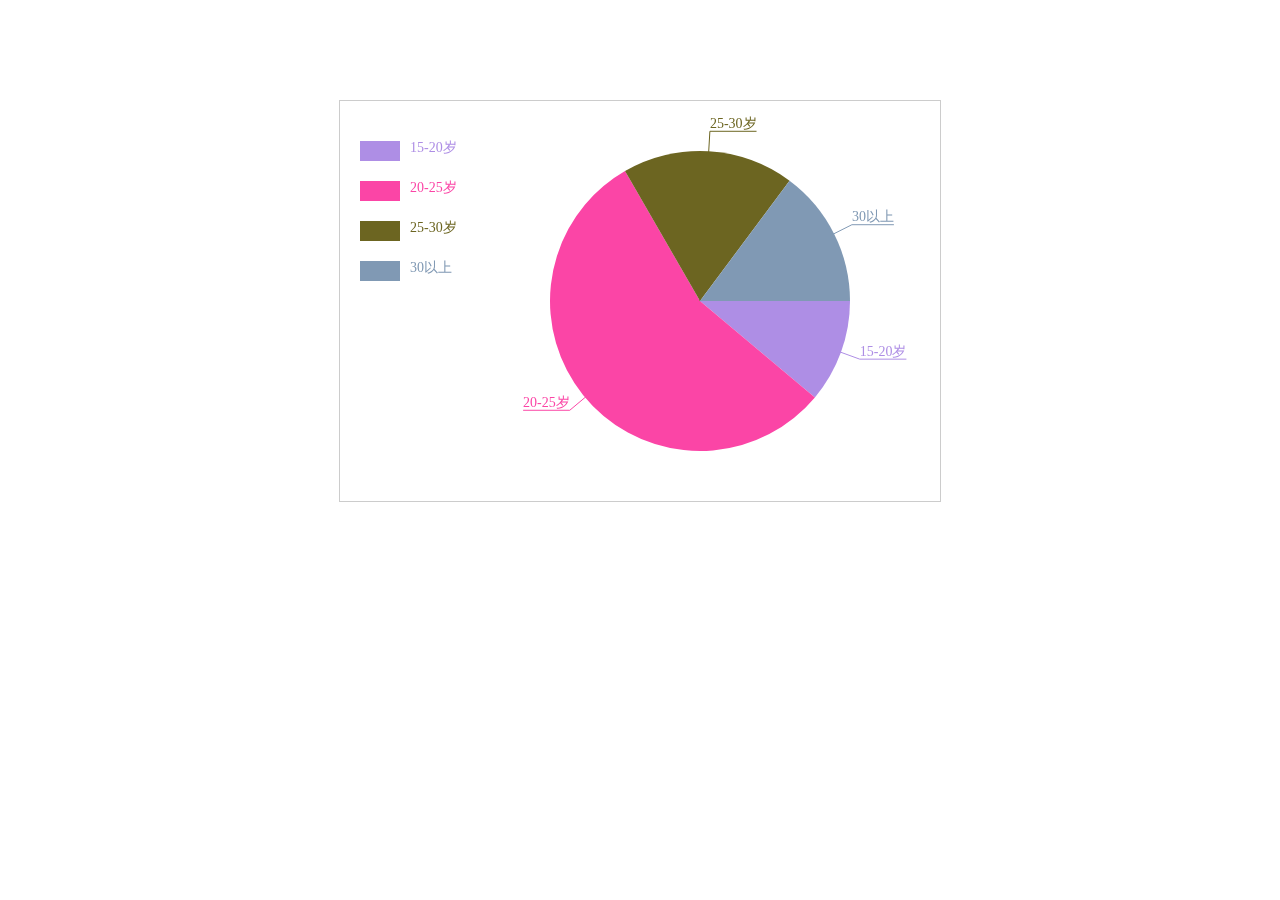
<file: canvas/饼图.html>
<!DOCTYPE html>
<html lang="en">
<head>
    <meta charset="UTF-8">
    <title>Title</title>
    <style>
        canvas {
            border: 1px solid #ccc;
            display: block;
            margin: 100px auto;
        }
    </style>
</head>
<body>
<canvas width="600" height="400"></canvas>
<script>
    /*var myCanvas = document.querySelector('canvas');
    var ctx = myCanvas.getContext('2d');*/

    /*1.绘制饼状态图*/
    /*1.1 根据数据绘制一个饼图*/
    /*1.2 绘制标题 从扇形的弧中心伸出一条线在画一条横线在横线的上面写上文字标题*/
    /*1.3 在画布的左上角 绘制说明 一个和扇形一样颜色的矩形 旁边就是文字说明*/
    var PieChart=function (ctx) {
        this.ctx=ctx||document.querySelector("canvas").getContext("2d");
        this.w=this.ctx.canvas.width;
        this.h=this.ctx.canvas.height;
        this.X0=this.w/2+60;
        this.Y0=this.h/2;
        this.radius=150;
        this.outline=20;
        this.textLength=30;
        this.textWidth=40;
        this.textHeight=20;
        this.space=20;
        PieChart.prototype.init=function (data) {
            this.drawPie(data);
        };
        PieChart.prototype.drawPie=function (data) {
            var total=0;
            data.forEach(function (item,i) {
                total+=item.num;
            });
            var that=this;
            var beginAngle=0;
            data.forEach(function (item,i) {
                item.angle=item.num/total*2*Math.PI;
                that.ctx.beginPath();
                that.ctx.moveTo(that.X0,that.Y0);
                that.ctx.arc(that.X0,that.Y0,that.radius,beginAngle,beginAngle+item.angle);
                that.ctx.fillStyle=that.randomColor();
                that.ctx.strokeStyle=that.ctx.fillStyle;
                that.ctx.fill();
                that.drawText(item,i);
                that.drawLine(beginAngle,item);
                beginAngle=beginAngle+item.angle;
                console.log(beginAngle);
            });
        };
        PieChart.prototype.drawLine=function (beginAngle,item) {
            var Xf = this.X0 + (this.outline + this.radius) * Math.cos(beginAngle + item.angle / 2);
            console.log(Xf);
            var Yf = this.Y0 + (this.outline + this.radius) * Math.sin(beginAngle + item.angle / 2);
            this.ctx.beginPath();
            this.ctx.textAlign=Xf < this.X0?"right":"left";
            this.ctx.textBaseline="bottom";
            this.ctx.font="14px Microsoft YaHei";
            this.ctx.fillText(item.title,Xf, Yf);
            this.textLength=this.ctx.measureText(item.title).width;
            this.ctx.moveTo(this.X0, this.Y0);
            this.ctx.lineTo(Xf, Yf);
            Xf < this.X0 ? this.ctx.lineTo(Xf - this.textLength, Yf) : this.ctx.lineTo(Xf + this.textLength, Yf);
            this.ctx.stroke();
        };
        PieChart.prototype.randomColor=function () {
            var r =Math.floor(Math.random()*256);
            var g =Math.floor(Math.random()*256);
            var b =Math.floor(Math.random()*256);
            return "rgb("+r+","+g+","+b+")";
        };
        PieChart.prototype.drawText=function (item,i) {
            this.ctx.beginPath();
            this.ctx.fillRect(this.space,(this.space+this.textHeight)*(i+1),this.textWidth,this.textHeight);
            this.ctx.textAlign="left";
            this.ctx.font="14px Microsoft YaHei";
            this.ctx.textBaseline="top";
            this.ctx.fillText(item.title,this.space+this.textWidth+10,(this.space+this.textHeight)*(i+1));
        }
    };

    var data = [
        {
            title: '15-20岁',
            num: 6
        },
        {
            title: '20-25岁',
            num: 30
        },
        {
            title: '25-30岁',
            num: 10
        },
        {
            title: '30以上',
            num: 8
        }
    ];

    var pieChart = new PieChart();
    pieChart.init(data);

</script>
</body>
</html>
</file>
<file: cart/css/index.css>
.screen1 {
    background:url("../images/01-bg.png") no-repeat center bottom ;

}
.screen2 {
    background:url("../images/02-bg.png") no-repeat center bottom ;
    /*z-index:1;*/
}
.screen3 {
    background:url("../images/03-bg.png") no-repeat center bottom ;

}
.screen4 {
    background:url("../images/04-bg.png") no-repeat center bottom ;
}
.screen5 {
    background:url("../images/05-bg.png") no-repeat center bottom ;
    /*z-index:2;*/
}

.screen7 {
    background:url("../images/07-bg.png") no-repeat center bottom ;
}
.screen8 {
    background:url("../images/08-bg.png")  center bottom ;
}


.box{
    position:absolute;
    width:850px;
    height:430px;
    /*background: rgba(0,0,0,0.1);*/
    left:50%;
    bottom:0;
    /*transform:translateX(-50%);*/
    /*z-index:1000;*/
    margin-left: -450px;
}
.go {
    position:fixed;
    width: 100px;
    height: 100px;
    z-index:1001;
    right:3%;
    top:6%;
}
.more{
    position:fixed;
    width: 100px;
    height: 100px;
    z-index:1001;
    right:10%;
    top:80%;
    animation: more01 0.28s linear infinite alternate;
}


.screen1 .fly{
    position:absolute;
    right:-80px;
    top:-160px;
    animation: fly01 1s linear infinite alternate;
}

.screen1 .goods{
    position:absolute;
    left:50%;
    transform: translateX(-50%);
    top:60px;
}
.screen1 .sofa{
    left:200px;
    top:-5px;
    position:absolute;
    animation: sofa01 1s linear infinite alternate;
}

@keyframes fly01 {
    from{
        transform:translateY(-30px);
    }
    to{
        transform:translateY(30px);
    }
}
@keyframes sofa01{
    from{
        transform:translateY(15px);
    }
    to{
        transform:translateY(-15px)
    }
}
@keyframes more01{
    from{
        transform:translateY(10px);
    }
    to{
        transform:translateY(-10px)
    }
}

.screen2 .text{
    position:absolute;
    left:50%;
    transform: translateX(-50%);
    top:-180px;
    z-index:1001;
    text-align: center;
}
.screen2 .text .text2{
    left:50%;
    transform: translateX(-50%);
    position:absolute;
    opacity:0;
}
.screen2.now .text1{
    opacity:0;
    position:absolute;
}
.screen2.now .text2{
    opacity:1;
    position:absolute;
    transition:opacity 1s linear;
}
.screen2 .goods{
    position: absolute;
    left:50%;
    transform-origin: right bottom;
    transform: translateX(-50%) scale(0);
    /*opacity:0;*/
}

.screen2 .input{
    position: absolute;
    left:535px;
    top:-49px;
    opacity: 0;
    /*transform: scale(0.7);*/
}

.screen2 .search{
    position:absolute;
}
.screen2  .key{
    position:absolute;
    left:100px;
    top:5px;
    opacity:0;
}
.screen2 .sofa{
    position:absolute;
    transform: scale(0.5)  ;
    left:266px;
    top:-36px;
    opacity: 0;
    z-index:1001;
}
.screen2.now  .text{
    opacity:1
}


.screen2.now .input{
    animation: input02 3s linear 0.2s forwards ;
}
.screen2.now .key{
    /*opacity:1;*/
    /*transition:opacity 1s linear 1s;*/
    opacity: 1;
    transition: all 1s linear 1.2s;
}

.screen2.now .goods{
    transform: translateX(-50%) scale(1);
    transition: transform 1s linear 3.2s;
}

@keyframes input02{
    0%{
       transform:translate(1500px,130px) ;
        opacity: 1;
    }
    33.3%{
        transform:translate(-220px,138px) ;
        /*opacity:1;*/
    }
    66.6%{
        transform:translate(-220px,138px);
        /*opacity:1;*/
    }
    100%{
        transform:scale(0.7);
        opacity:1;
    }
}
@keyframes key02 {
    0%{
        opacity:0;
    }
    33.3%{
        opacity:0;
    }
    66.6%{
        opacity:1;
    }
    100%{
        opacity:1;
    }
}
.screen2.leave .sofa{
    opacity:1;
    animation: sofa02 1s linear ;

}
@keyframes sofa02{
    from{
    }
    to{
        transform:translate(-60px,920px);
    }
}
.screen3 .sofa{
    position:absolute;
    left:210px;
    top:35px;
    opacity: 0;
    z-index:1001;
}
.screen3 .change{
    position:absolute;
    left:490px;
    top:115px;
}
.screen3 .change img:last-child{
    position:absolute;
    opacity: 0;
}
.screen3  .cart{
    position:absolute;
    left:490px;
    top:266px;
}
.screen3 .cart img:last-child{
    position:absolute;
    opacity: 0;
}
.screen3.now .sofa{
    opacity: 1;
}
.screen3.now .cart img:first-child{
    position:absolute;
    opacity: 0;
    transition: all 1s linear 0.1s;
}
.screen3.now .cart img:last-child{
    position:static;
    opacity: 1;
    transition: all 1s linear 0.1s;
}
.screen3.now .change img:first-child{
    position:absolute;
    opacity: 0;
    transition: all 1s linear 0.1s;
}
.screen3.now .change img:last-child{
    position:static;
    opacity: 1;
    transition: all 1s linear 0.1s;
}
.screen3.leave .sofa{
    animation: sofa03 1s linear ;
}
@keyframes sofa03 {
    from{

    }
    to{
        transform:translate(191px,850px) rotate(45deg) ;
    }
}


.screen4 .cloud{
    position:absolute;
    top:-220px;
    left:50%;
    animation: cloud04 10s linear infinite alternate;
}
@keyframes cloud04 {
    from{
        transform:translateX(-90%);
    }
    to{
        transform:translateX(20%);
    }
}
.screen4 .cart_sofa{
    z-index:1001;
    position:relative;
}
.screen4 .sofa{
    position:absolute;
    top:10px;
    left:375px;
    transform:rotate(27deg);
    opacity:0;
}
.screen4.now .sofa{
    opacity:1;
}
.screen4 .cart{
    position:absolute;
    top:37px;
    left:50%;
    transform:translateX(-50%);
}

.screen4 .address{
    position:absolute;
    top:20px;
    left:50%;
    transform:translateX(-50%);
    display:none;
}
.screen4 .address img:last-child{
    position:absolute;
    top:59px;
    left:50%;
    transform: translateX(-50%);
    display:none;
}
.screen4 .text{
    position:absolute;
    top:-50px;
    left:50%;
    transform:translateX(-50%);
}
.screen4 .text img:last-child{
    position:absolute;
    opacity:0;
}
.screen4.now .cart_sofa{
    transform: translateX(1000px);
    transition:transform 2s 0.1s ;
}
.screen4  .text.show img:first-child{
    position:absolute;
    opacity:0;
}
.screen4  .text.show img:last-child{
    position:static;
    opacity:1;
    transition:all 0.6s linear;
}

.screen5 .box{
    height: 100%;
    /*overflow: hidden;*/
}
.screen5 .box .cards{
    z-index:1001;
    position:absolute;
    bottom:230px;
    left:0;
    background:rgba(255,0,0,0.2);
}
.screen5 .box .card{
    position:relative;
}
.screen5 .box .order{
    position:absolute;
    left:143px;
    top:0px;
}
.screen5 .box .sofa{
    position:absolute;
    left:100px;
    top:150px;
    transform: rotate(30deg);
    opacity:0;
}
.screen5 .box .mouse{
    height:100%;
    width:205px;
    overflow: hidden;
    position:absolute;
    right:0;
    /*background:rgba(255,0,0,0.2);*/
}
.screen5 .box .mouse01{
    position:absolute;
    left:0;
    bottom:230px;
}
.screen5 .box .mouse02{
    position:absolute;
    bottom:230px;
    left:0;
    opacity:0;
}
.screen5 .box .hand{
    position:absolute;
    right:60px;
    bottom:-400px;
}
.screen5 .box .text{
    position:absolute;
    bottom:570px;
}
.screen5.now .hand{
    bottom:0;
    transition: bottom 0.8s linear;
}
.screen5.now .mouse02{
    opacity:1;
    transition: opacity 0.2s linear 0.8s ;
}
.screen5.now .sofa{
    animation:sofa05 2s linear 1s forwards ;
}
@keyframes sofa05{
    from{
        transform: translateY(-900px) ;
        opacity:1;
    }
    50%{
        transform: translateY(-100px) rotate(30deg);
        opacity:1;
    }
    to{
        opacity:1;
    }
}
.screen5.now .order{
    top:-83px;
    transition:top 1s linear 2s;
}

.screen5.leave .sofa{
    animation:sofa05_06 1s linear ;
}
@keyframes sofa05_06 {
    from{
        opacity:1;
    }
    to{
        opacity:1;
        transform: translateY(600px) scale(0.2);
    }
}

.screen6 {
    background:url("../images/06-bg.png") no-repeat 25% bottom ;
    /*z-index:1;*/
}
.screen6 .cloud01{
    position:absolute;
    top:-160px;
    left:50%;
    animation:cloud06_1 15s linear infinite alternate
}
.screen6 .cloud02{
    position:absolute;
    top:-230px;
    left:50%;
    animation:cloud06_2 20s linear infinite alternate
}
@keyframes cloud06_1 {
    from{
        transform:translateX(-100%);
    }
    to{
        transform:translateX(20%);
    }
}
@keyframes cloud06_2 {
    from{
        transform:translateX(20%);
    }
    to{
        transform:translateX(-100%);
    }
}
.screen6.catch .package{
    z-index:1001;
    position:absolute;
    left:142px;
    top:-85px;
    animation:package 2.5s linear forwards;
}
@keyframes package {
    from{
        transform:translateX(-400px);
    }
    33%{
        transform:scale(1);
    }
    50%{
        transform:scale(1);
    }
    to{
       transform:translateY(400px) scale(0.5);
    }
}
.screen6 .car{
    position:relative;
    z-index:1002;}
.screen6 .express{
    position:absolute;
    bottom:0;
    left:110px;
}
.screen6.now{
    background:url("../images/06-bg.png") no-repeat 100% bottom;
    transition:background 1s linear 1.5s;
}
.screen6 .buyer{
    position:absolute;
    bottom:110px;
    left:155px;
    opacity:0;
}
.screen6 .address{
    position:absolute;
    bottom:110px;
    left:155px;
    opacity:0;
}
.screen6.now .buyer{
    opacity:1;
    transition:opacity 0.1s linear 1.5s
}
.screen6.now .address{
    opacity:1;
    transition:opacity 0.1s linear 2.2s
}
.screen6 .worker{
    z-index:1003;
    position:absolute;
    left:0;
    bottom:0;
    transform-origin: left bottom;
    transform:scale(0);
}
.screen6.now .worker{
    animation:worker06 1s linear 2.5s forwards;
}
@keyframes worker06 {
    from{
        transform:scale(0);
    }
    33.3%{
        transform:scale(1);
    }
    66.7%{
        transform:translateY(-100px);
    }
    to{
        transform:translate(250px,-100px) scale(1);
    }
}
.screen6 .say{
    position:absolute;
    left:500px;
    top:-115px;
    opacity:0;
}
.screen6.now .say{
    opacity:1;
    transition:opacity 0.2s linear 3.5s;
}
.screen6 .home{
    position:absolute;
    left:780px;
    bottom:113px;
}
.screen6 .door{
    position:relative;
    opacity:0;
}
.screen6.now .door{
    opacity:1;
    transition:opacity 0.3s linear 3.7s;
}
.screen6 .person{
    position:absolute;
    bottom:0;
    right:0;
    transform-origin: right bottom;
    transform:scale(0);
}

.screen6.now .person{
    transform:scale(1);
    right:150px;
    transition:transform 0.5s linear 4s,right 0.5s linear 4.5s;
}
.screen6 .text{
    position:absolute;
    left:170px;
    top:-100px;
}
.screen6 .text img:first-child{
    position:relative;
}
.screen6 .text img:last-child{
    position:absolute;
    left:0;
    top:0;
    opacity:0;
}
.screen6.now .text img:last-child{
    opacity:1;
    transition:opacity 0.5s linear 3s;
}
.screen7 .star{
    position:absolute;
    left:152px;
    top:-28px;
}
.screen7 .star img{
    float:left;
    margin-left: 6px;
    opacity:0;

}
.screen7 .text{
    position:absolute;
    left:170px;
    top:8px;
    opacity:0;
}
.screen7.now .star img{
    opacity:1;
    transition:opacity 0.2s linear ;
}
.screen7.now .text{
    opacity:1;
    transition:opacity 1s linear 1s ;
}
.screen8 .btn{
    position:absolute;
    left:50%;
    bottom:50%;
    transform:translate(-50%,50%);
}
.screen8 .btn img:first-child{
    position:relative;
}
.screen8 .btn img:last-child{
    position:absolute;
    left:0;
    top:0;
    opacity:0;
}
.screen8 .btn img:last-child:hover{
    opacity: 1;
}
.screen8 .again{
    position:absolute;
    left:70%;
    top:50%;
}
.screen8 .hand{
    /*background:rgba(0,0,0,0.1);*/
    position:absolute;
    left:50%;
    top:50%;
    transform:translate(-50%,10%);
}
</file>
<file: qqtim/css/index.css>
*{
    margin:0;
    padding:0;
}
body{
    font-size:14px;
    font-family:sans-serif;
    color:#333;
}
ul {
    list-style: none;
    display:block;
}
a{
    color:#333;
    text-decoration:none;
}

.qq_nav{
    position:absolute;
    left:0;
    top:0;
    width:100%;
    height:150px;
    margin: 0 auto;
    background: url("../images/nav_bg.png") repeat-x   ;
}
.qq_nav .wrapper{
    height:75px;
    width:1080px;
    margin: 0 auto;
}
.qq_nav .wrapper .logo{
    float:left;
    width:100px;
    height:75px;
    background:url("../images/nav_brand.png") no-repeat center;
}
.qq_nav .wrapper .nav{
    float:left;
}
.qq_nav .wrapper .nav li{
    float:left;
    font-size:18px;
    margin-left:20px;
    line-height:75px;
}
.qq_nav .wrapper .nav li a{
    display:block;
    padding:0 20px 0;
}
.qq_nav .wrapper .nav li a.active,
.qq_nav .wrapper .nav li a:hover{
    background-color:#00b7ee;
}
.qq_nav .wrapper .register{
    margin-top:19px;
    color:#fff;
    float:right;
    width:96px;
    height:36px;
    border-radius: 18px;
    background-color:#00b7ee;
    text-align: center;
    line-height:36px;
    font-size:16px;
}
.qq_nav .wrapper .other{
    float:right;
    width:250px;
    height:75px;
}
.qq_nav .wrapper .other ul{
    width:250px;
}
.qq_nav .wrapper .other li  {
    float:right;
    margin-left:40px;
}
.qq_nav .wrapper .other li a{
    height:50px;
    font-size:14px;
    line-height:50px;
    text-shadow: 0 0 2px #333;
}
.qq_nav .wrapper .other span{
    float:right;
}
.qq_banner {
    height:880px;
    background:url("../images/banner-bg.jpg") no-repeat center top;
    padding-top:150px;
}
.qq_banner img{
    display:block;
    margin: 20px auto 0;
}
.qq_banner img:last-child{
    width:100%;
    margin-bottom: 0;
}
.qq_sound h1{
    height:300px;
    background:url("../images/sound-text.png") no-repeat center top/cover;
    color:rgba(0,0,0,0);
}
.qq_sound .bg {
    height:500px;
    background:url("../images/sound-bg.jpg") no-repeat center top/cover;
    
}
.qq_sound .content{
    height:500px;
    width:980px;
    position:relative;
    margin:0 auto;
}
.qq_sound .content .iphone{
    position:absolute;
    top:-200px;
    left:0;
    height:700px;
    width:700px;
    background:url("../images/sound-phone.png") no-repeat center top/cover;
}
.qq_sound .content h2{
    float:right;
    padding-top: 100px;
    width: 500px;
    text-align: right;
    font-size: 40px;
}
.qq_sound .content p{
    float:right;
    padding-top: 60px;
    width: 500px;
    text-align: right;
    font-size: 18px;
    text-shadow: 0 0 2px #333;
}



.qq_file .bg {
    height: 500px;
    background: url("../images/file-bg.jpg") no-repeat center top/cover;
}
.qq_file .content{
    height:500px;
    width:980px;
    position:relative;
    margin:0 auto;
}
.qq_file .content .mac{
    position:absolute;
    right:-60px;
    top:60px;
    height:330px;
    width:600px;
    background:url("../images/file-mac.png") no-repeat center top/100%;
}
.qq_file .content h2{
    float:left;
    padding-top: 100px;
    width: 500px;
    text-align: left;
    font-size: 40px;
}
.qq_file .content p{
    float:left;
    padding-top: 60px;
    width: 500px;
    text-align: left;
    font-size: 18px;
    text-shadow: 0 0 2px #333;
}

.qq_interest .bg {
    height:500px;
    background:url("../images/interest-bg.jpg") no-repeat center top/cover;

}
.qq_interest .content{
    height:500px;
    width:980px;
    position:relative;
    margin:0 auto;
}
.qq_interest .content .phone{
    position:absolute;
    left:0;
    height:500px;
    width:350px;
    background:url("../images/interest-phone.png") no-repeat center top/cover;
}
.qq_interest .content h2{
    float:right;
    padding-top: 100px;
    width: 500px;
    text-align: right;
    font-size: 40px;
}
.qq_interest .content p{
    float:right;
    padding-top: 60px;
    width: 500px;
    text-align: right;
    font-size: 18px;
    text-shadow: 0 0 2px #333;
}
.qq_footer{
    height: 250px;
    background: #2a2a2a;
    font-size: 12px;
    text-align: center;
    padding-top: 50px;
    color: #666;
}
.plats{
    width: 800px;
    height: 150px;
    margin: 0 auto;
    display: block;
}
.plats a {
    float: left;
    background: transparent url(../images/footer.png) no-repeat 10px 0;
    text-align: center;
    font-size: 12px;
    color: #666;
    padding-top: 50px;
    width: 80px;
    margin: 0 60px;
}
.plats a:hover {
    color: #12b7f5;
}
.plats a.plmb {
    background-position: 0 0;
}
.plats a.plmb:hover {
    background-position: 0 -93px;
}
.plats a.plpc {
    background-position: -105px 0;
}
.plats a.plpc:hover {
    background-position: -105px -93px;
}
.plats a.plmac {
    background-position: -210px 0;
}
.plats a.plmac:hover {
    background-position: -210px -93px;
}
.plats a.plpad {
    background-position: -326px 0;
}
.plats a.plpad:hover {
    background-position: -326px -93px;
}
/*.qq_sound .bg,.qq_file .bg,.qq_interest .bg{*/
    /*background-attachment: fixed;*/
/*}*/
</file>
